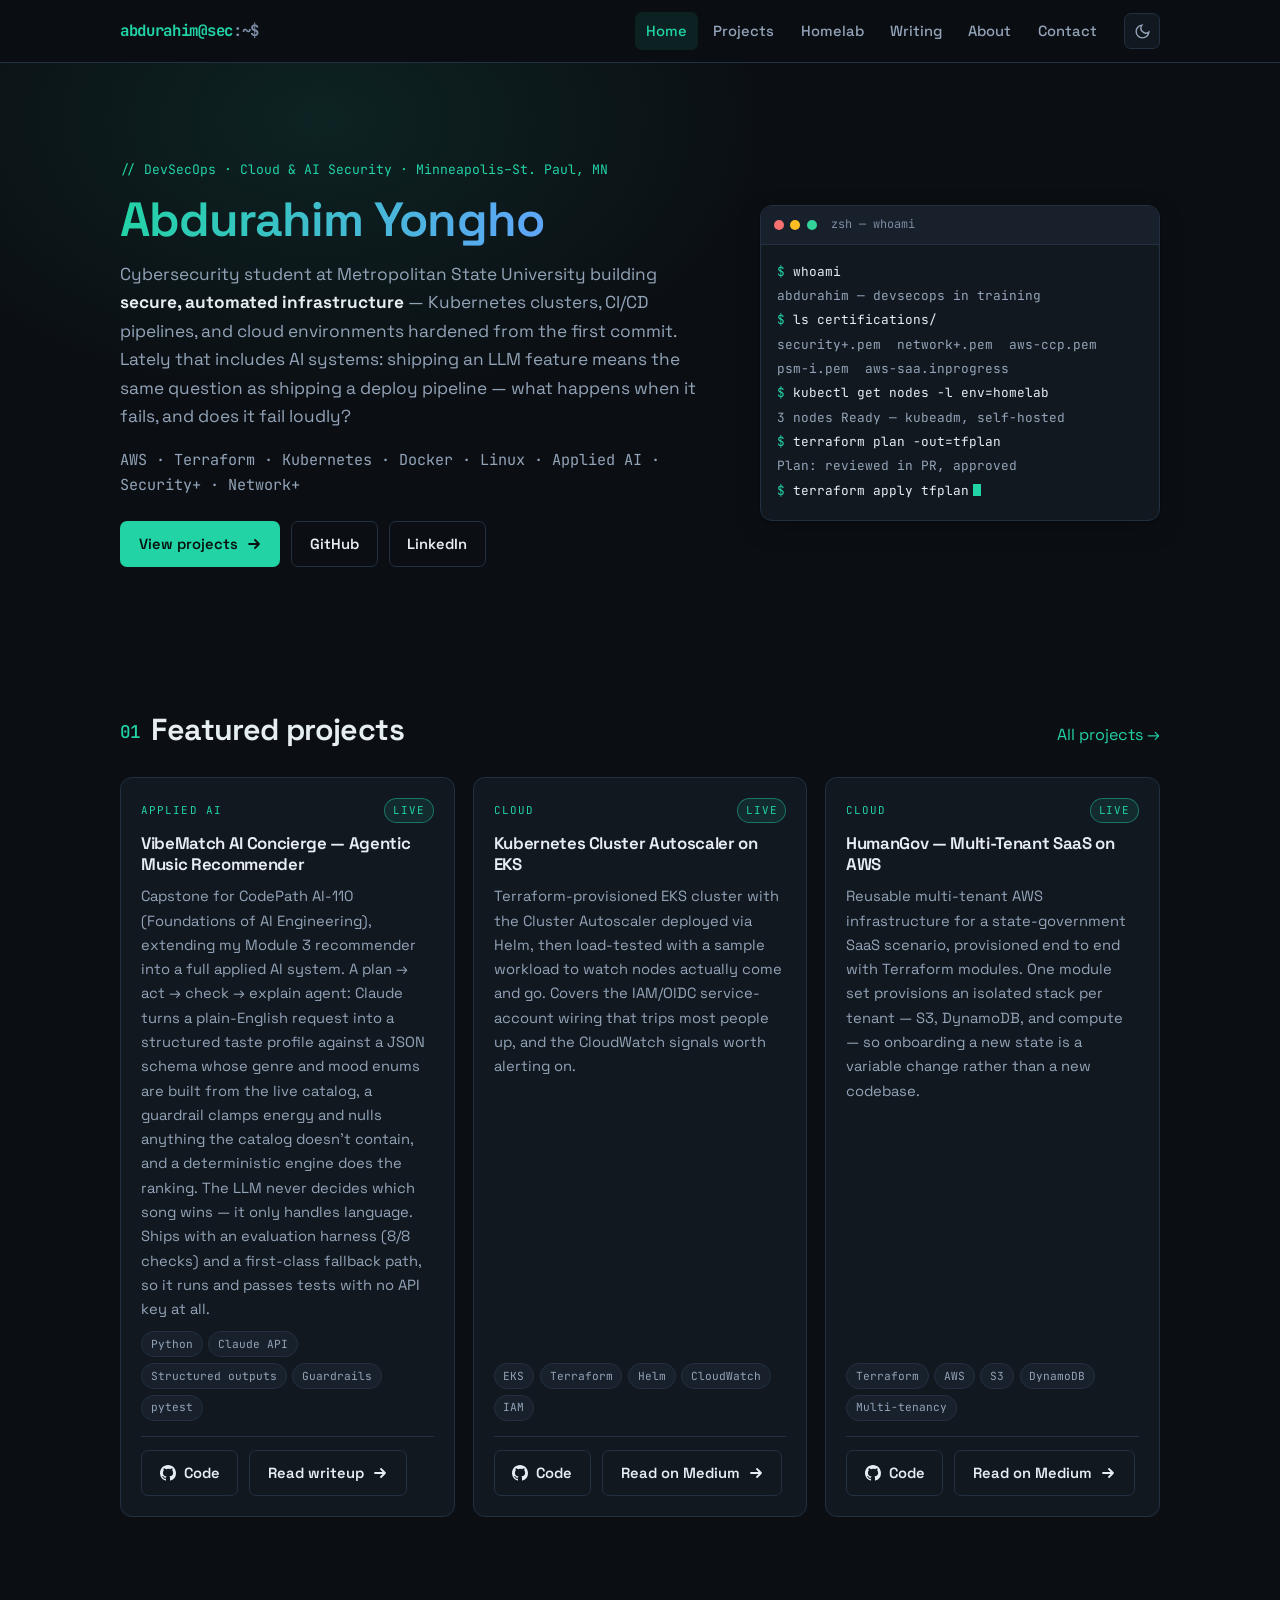
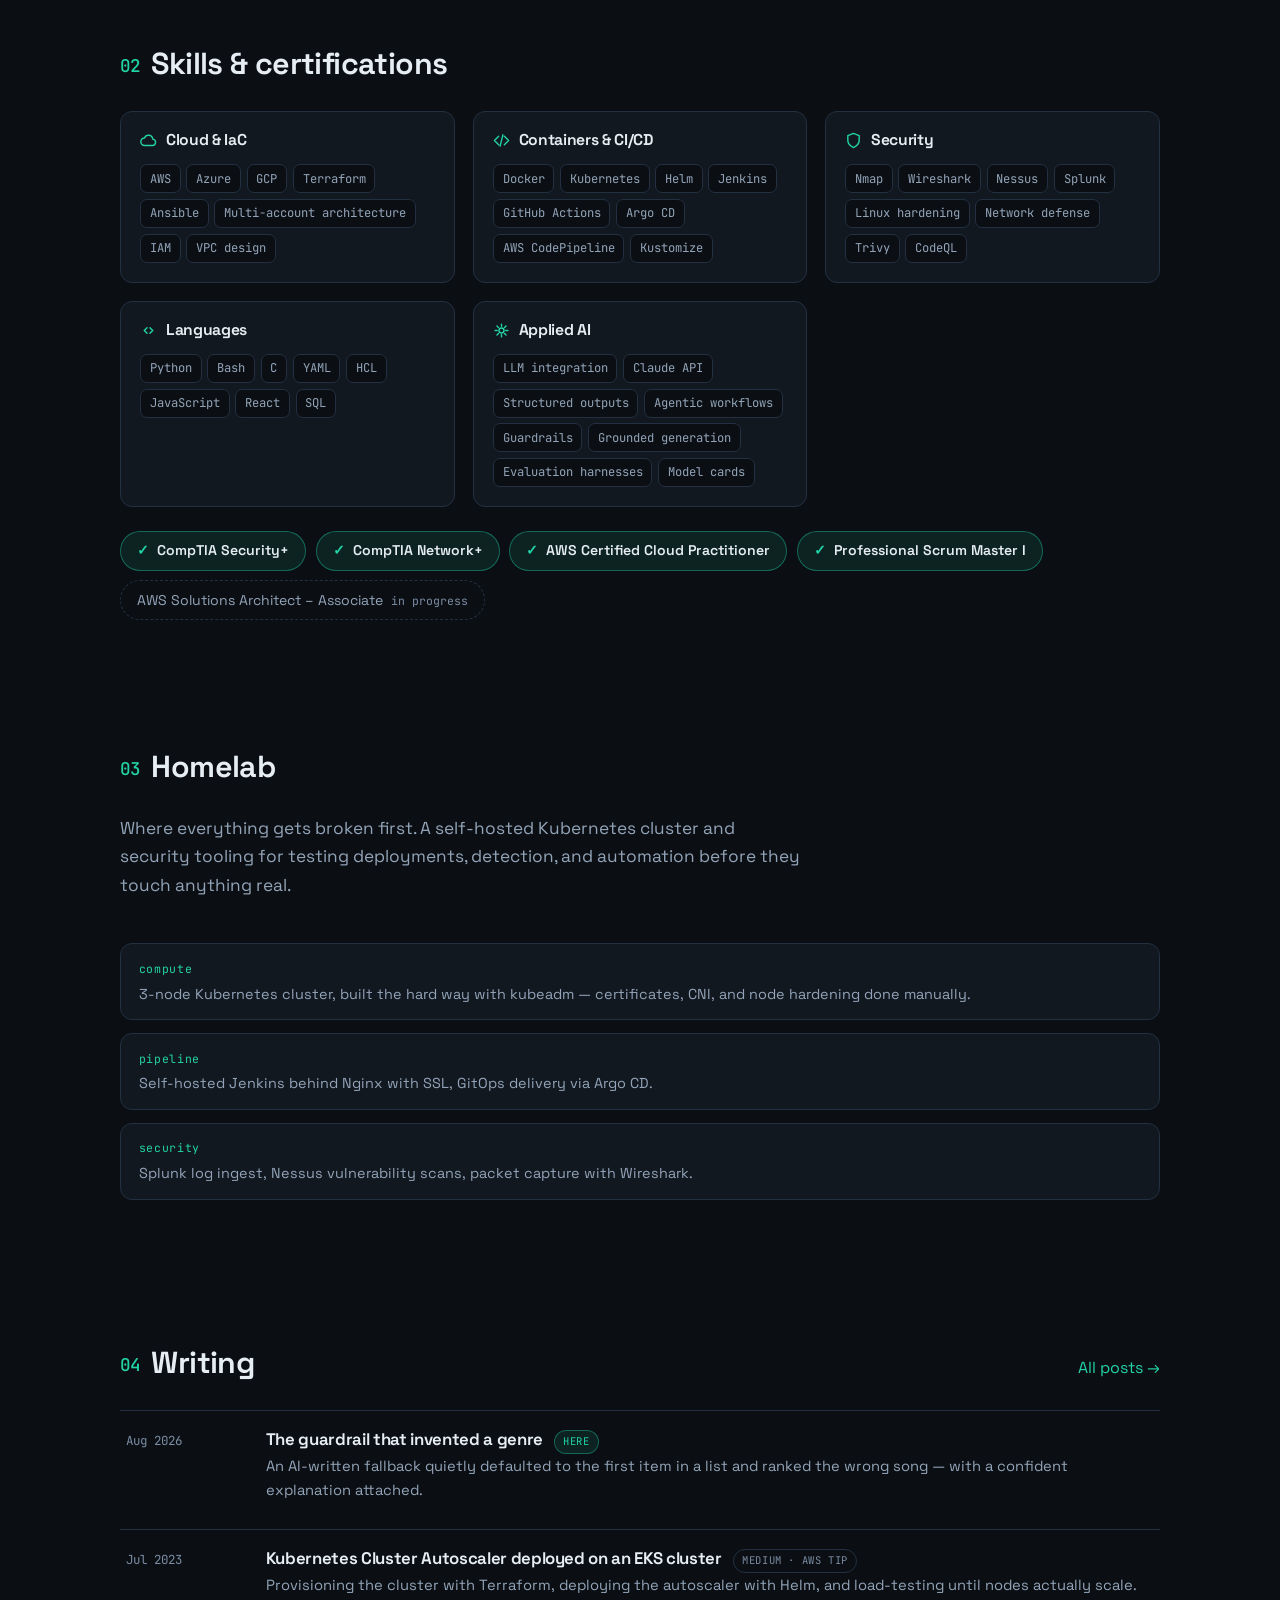
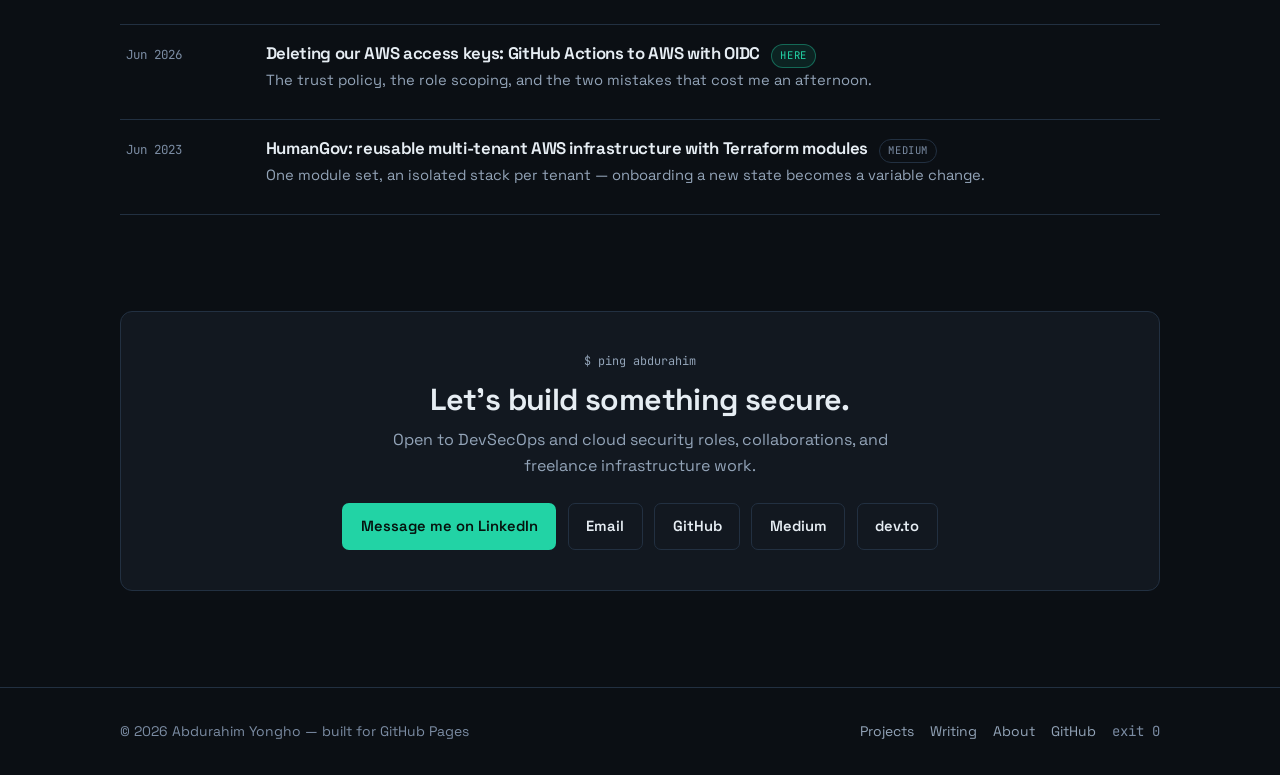
<file: index.html>
<!DOCTYPE html>
<html lang="en" data-theme="dark">
<head>
<meta charset="utf-8">
<meta name="viewport" content="width=device-width, initial-scale=1">

<title>Abdurahim Yongho — DevSecOps &amp; Cloud Security</title>
<meta name="description" content="Cybersecurity and IT support specialist building secure, automated infrastructure — Kubernetes, Terraform, CI/CD pipelines, and guarded LLM systems. Minneapolis–St. Paul, MN.">
<link rel="canonical" href="https://abdurahim50.github.io/">

<meta property="og:type" content="website">
<meta property="og:title" content="Abdurahim Yongho — DevSecOps & Cloud Security">
<meta property="og:description" content="Secure, automated infrastructure: Kubernetes, Terraform, and CI/CD pipelines hardened from the first commit.">
<meta property="og:url" content="https://abdurahim50.github.io/">
<meta property="og:image" content="https://abdurahim50.github.io/assets/img/og-card.png">
<meta name="twitter:card" content="summary_large_image">

<link rel="icon" href="assets/img/favicon.svg" type="image/svg+xml">
<!-- Fonts: delete these two tags to fall back to system fonts -->
<link rel="preconnect" href="https://fonts.googleapis.com">
<link rel="preconnect" href="https://fonts.gstatic.com" crossorigin>
<link href="https://fonts.googleapis.com/css2?family=Space+Grotesk:wght@400;500;600;700&family=JetBrains+Mono:wght@400;500;600&display=swap" rel="stylesheet">
<link rel="stylesheet" href="assets/css/style.css">

<!-- Dark by default. Applies the visitor's saved choice before first paint
     so the page never flashes the wrong theme. -->
<script>
(function(){var d=document.documentElement;try{d.setAttribute('data-theme',localStorage.getItem('theme')==='light'?'light':'dark');}catch(e){d.setAttribute('data-theme','dark');}})();
</script>
</head>
<body>
<a class="skip-link" href="#main">Skip to content</a>

<!-- ======================= HEADER =======================
     This nav block is repeated in every page. If you change a link here,
     update projects.html, writeups.html, about.html, 404.html and the files
     in writeups/ too (those use ../ paths).
     ====================================================== -->
<header class="site-header">
  <nav class="wrap nav" aria-label="Main">
    <a class="nav__brand" href="index.html"><span class="user">abdurahim@sec</span><span class="path">:~$</span></a>

    <ul class="nav__links" id="nav-links">
      <li><a href="index.html" aria-current="page">Home</a></li>
      <li><a href="projects.html">Projects</a></li>
      <li><a href="index.html#homelab">Homelab</a></li>
      <li><a href="writeups.html">Writing</a></li>
      <li><a href="about.html">About</a></li>
      <li><a href="about.html#contact">Contact</a></li>
    </ul>

    <div class="nav__actions">
      <button class="icon-btn" data-theme-toggle type="button" aria-label="Toggle theme">
        <svg viewBox="0 0 24 24" fill="none" stroke="currentColor" stroke-width="2" stroke-linecap="round" aria-hidden="true"><path d="M21 12.8A9 9 0 1 1 11.2 3a7 7 0 0 0 9.8 9.8Z"/></svg>
      </button>
      <button class="icon-btn nav__toggle" data-nav-toggle type="button" aria-expanded="false" aria-controls="nav-links" aria-label="Toggle navigation">
        <svg viewBox="0 0 24 24" fill="none" stroke="currentColor" stroke-width="2" stroke-linecap="round" aria-hidden="true"><path d="M4 7h16M4 12h16M4 17h16"/></svg>
      </button>
    </div>
  </nav>
</header>

<main id="main">

  <!-- ======================= HERO ======================= -->
  <section class="hero">
    <div class="wrap hero__inner">
      <div>
        <p class="eyebrow" style="text-transform:none;letter-spacing:0;font-size:.82rem">
          // DevSecOps · Cloud &amp; AI Security · Minneapolis–St. Paul, MN
        </p>

        <h1><span class="grad">Abdurahim Yongho</span></h1>

        <p class="lede">
          Cybersecurity student at Metropolitan State University building
          <strong style="color:var(--text)">secure, automated infrastructure</strong> —
          Kubernetes clusters, CI/CD pipelines, and cloud environments hardened from
          the first commit. Lately that includes AI systems: shipping an LLM feature
          means the same question as shipping a deploy pipeline — what happens when it
          fails, and does it fail loudly?
        </p>

        <p class="hero__role">AWS · Terraform · Kubernetes · Docker · Linux · Applied AI · Security+ · Network+</p>

        <div class="btn-row">
          <a class="btn btn--primary" href="projects.html">
            View projects
            <svg viewBox="0 0 16 16" fill="none" stroke="currentColor" stroke-width="1.8" stroke-linecap="round" stroke-linejoin="round" aria-hidden="true"><path d="M3 8h10M9 4l4 4-4 4"/></svg>
          </a>
          <a class="btn btn--ghost" href="https://github.com/abdurahim50" rel="noopener">GitHub</a>
          <a class="btn btn--ghost" href="https://www.linkedin.com/in/abdurahim-yongho/" rel="noopener">LinkedIn</a>
        </div>
      </div>

      <!-- Decorative terminal card. Edit the lines freely, or delete the whole aside. -->
      <aside class="terminal" aria-hidden="true">
        <div class="terminal__bar">
          <span class="r"></span><span class="y"></span><span class="g"></span>
          <span class="title">zsh — whoami</span>
        </div>
        <div class="terminal__body">
          <div><span class="p">$</span> <span class="c">whoami</span></div>
          <div class="o">abdurahim — devsecops in training</div>
          <div><span class="p">$</span> <span class="c">ls certifications/</span></div>
          <div class="o">security+.pem&nbsp; network+.pem&nbsp; aws-ccp.pem&nbsp; psm-i.pem&nbsp; aws-saa.inprogress</div>
          <div><span class="p">$</span> <span class="c">kubectl get nodes -l env=homelab</span></div>
          <div class="o">3 nodes Ready — kubeadm, self-hosted</div>
          <div><span class="p">$</span> <span class="c">terraform plan -out=tfplan</span></div>
          <div class="o">Plan: reviewed in PR, approved</div>
          <div><span class="p">$</span> <span class="c">terraform apply tfplan</span><span class="cursor"></span></div>
        </div>
      </aside>
    </div>
  </section>

  <!-- ======================= FEATURED PROJECTS ======================= -->
  <section class="section">
    <div class="wrap">
      <div class="section-head">
        <h2><span class="num">01</span>Featured projects</h2>
        <a href="projects.html">All projects &rarr;</a>
      </div>

      <!-- Populated from assets/js/projects.js — edit that file, not this markup -->
      <div class="grid grid--3" id="featured-projects"></div>
      <noscript>
        <p class="lede">Enable JavaScript to see the project list, or browse
        <a href="https://github.com/abdurahim50?tab=repositories">my repositories on GitHub</a>.</p>
      </noscript>
    </div>
  </section>

  <!-- ======================= SKILLS & CERTS ======================= -->
  <section class="section section--tight">
    <div class="wrap">
      <div class="section-head">
        <h2><span class="num">02</span>Skills &amp; certifications</h2>
      </div>

      <div class="grid grid--2">
        <div class="skill-group">
          <h3>
            <svg viewBox="0 0 24 24" fill="none" stroke="currentColor" stroke-width="2" stroke-linecap="round" stroke-linejoin="round" aria-hidden="true"><path d="M17.5 19a4.5 4.5 0 0 0 .5-8.97 6 6 0 0 0-11.6-1.6A4 4 0 0 0 6.5 19Z"/></svg>
            Cloud &amp; IaC
          </h3>
          <ul>
            <li>AWS</li><li>Azure</li><li>GCP</li><li>Terraform</li><li>Ansible</li>
            <li>Multi-account architecture</li><li>IAM</li><li>VPC design</li>
          </ul>
        </div>

        <div class="skill-group">
          <h3>
            <svg viewBox="0 0 24 24" fill="none" stroke="currentColor" stroke-width="2" stroke-linecap="round" stroke-linejoin="round" aria-hidden="true"><path d="m8 6-6 6 6 6M16 6l6 6-6 6M14 4l-4 16"/></svg>
            Containers &amp; CI/CD
          </h3>
          <ul>
            <li>Docker</li><li>Kubernetes</li><li>Helm</li><li>Jenkins</li>
            <li>GitHub Actions</li><li>Argo CD</li><li>AWS CodePipeline</li><li>Kustomize</li>
          </ul>
        </div>

        <div class="skill-group">
          <h3>
            <svg viewBox="0 0 24 24" fill="none" stroke="currentColor" stroke-width="2" stroke-linecap="round" stroke-linejoin="round" aria-hidden="true"><path d="M12 22s8-4 8-10V5l-8-3-8 3v7c0 6 8 10 8 10Z"/></svg>
            Security
          </h3>
          <ul>
            <li>Nmap</li><li>Wireshark</li><li>Nessus</li><li>Splunk</li>
            <li>Linux hardening</li><li>Network defense</li><li>Trivy</li><li>CodeQL</li>
          </ul>
        </div>

        <div class="skill-group">
          <h3>
            <svg viewBox="0 0 24 24" fill="none" stroke="currentColor" stroke-width="2" stroke-linecap="round" stroke-linejoin="round" aria-hidden="true"><path d="m10 8-4 4 4 4M14 8l4 4-4 4"/></svg>
            Languages
          </h3>
          <ul>
            <li>Python</li><li>Bash</li><li>C</li><li>YAML</li><li>HCL</li>
            <li>JavaScript</li><li>React</li><li>SQL</li>
          </ul>
        </div>

        <div class="skill-group">
          <h3>
            <svg viewBox="0 0 24 24" fill="none" stroke="currentColor" stroke-width="2" stroke-linecap="round" stroke-linejoin="round" aria-hidden="true"><path d="M12 3v3M12 18v3M3 12h3M18 12h3M5.6 5.6l2.1 2.1M16.3 16.3l2.1 2.1M18.4 5.6l-2.1 2.1M7.7 16.3l-2.1 2.1"/><circle cx="12" cy="12" r="3.5"/></svg>
            Applied AI
          </h3>
          <ul>
            <li>LLM integration</li><li>Claude API</li><li>Structured outputs</li>
            <li>Agentic workflows</li><li>Guardrails</li><li>Grounded generation</li>
            <li>Evaluation harnesses</li><li>Model cards</li>
          </ul>
        </div>
      </div>

      <!-- Certifications. .earned gets a tick, .pending gets a dashed border. -->
      <ul class="certs" style="margin-top:1.5rem">
        <li class="earned"><strong>CompTIA Security+</strong></li>
        <li class="earned"><strong>CompTIA Network+</strong></li>
        <li class="earned"><strong>AWS Certified Cloud Practitioner</strong></li>
        <li class="earned"><strong>Professional Scrum Master I</strong></li>
        <li class="pending">AWS Solutions Architect – Associate <span class="yr">in progress</span></li>
      </ul>
    </div>
  </section>

  <!-- ======================= HOMELAB ======================= -->
  <section class="section" id="homelab">
    <div class="wrap">
      <div class="section-head">
        <h2><span class="num">03</span>Homelab</h2>
      </div>
      <p class="lede" style="margin-bottom:1.75rem">
        Where everything gets broken first. A self-hosted Kubernetes cluster and
        security tooling for testing deployments, detection, and automation before
        they touch anything real.
      </p>

      <div class="homelab homelab--no-diagram">
        <!-- TODO: add assets/img/homelab.png as a .homelab__diagram block and drop the --no-diagram modifier -->

        <dl class="homelab__specs">
          <div class="homelab__spec">
            <dt>compute</dt>
            <dd>3-node Kubernetes cluster, built the hard way with kubeadm — certificates,
                CNI, and node hardening done manually.</dd>
          </div>
          <div class="homelab__spec">
            <dt>pipeline</dt>
            <dd>Self-hosted Jenkins behind Nginx with SSL, GitOps delivery via Argo CD.</dd>
          </div>
          <div class="homelab__spec">
            <dt>security</dt>
            <dd>Splunk log ingest, Nessus vulnerability scans, packet capture with Wireshark.</dd>
          </div>
        </dl>
      </div>
    </div>
  </section>

  <!-- ======================= WRITING ======================= -->
  <section class="section section--tight">
    <div class="wrap">
      <div class="section-head">
        <h2><span class="num">04</span>Writing</h2>
        <a href="writeups.html">All posts &rarr;</a>
      </div>

      <ul class="post-list">
        <li>
          <a class="post-link" href="writeups/the-guardrail-that-invented-a-genre.html">
            <time datetime="2026-08-03">Aug 2026</time>
            <div>
              <div class="title-row">
                <h3>The guardrail that invented a genre</h3>
                <span class="src src--here">Here</span>
              </div>
              <p>An AI-written fallback quietly defaulted to the first item in a list
                 and ranked the wrong song — with a confident explanation attached.</p>
            </div>
          </a>
        </li>
        <li>
          <a class="post-link" href="https://yonghoabdurahim.medium.com/kubernetes-cluster-autoscaler-deployed-on-eks-cluster-4b3a1c2791e5" rel="noopener">
            <time datetime="2023-07-01">Jul 2023</time>
            <div>
              <div class="title-row">
                <h3>Kubernetes Cluster Autoscaler deployed on an EKS cluster</h3>
                <span class="src">Medium · AWS Tip</span>
              </div>
              <p>Provisioning the cluster with Terraform, deploying the autoscaler with
                 Helm, and load-testing until nodes actually scale.</p>
            </div>
          </a>
        </li>
        <li>
          <a class="post-link" href="writeups/oidc-github-actions-aws.html">
            <time datetime="2026-06-14">Jun 2026</time>
            <div>
              <div class="title-row">
                <h3>Deleting our AWS access keys: GitHub Actions to AWS with OIDC</h3>
                <span class="src src--here">Here</span>
              </div>
              <p>The trust policy, the role scoping, and the two mistakes that cost me
                 an afternoon.</p>
            </div>
          </a>
        </li>
        <li>
          <a class="post-link" href="https://yonghoabdurahim.medium.com/humangov-deployment-of-a-reusable-saas-multi-tenant-aws-infrastructure-using-terraform-modules-722de6698760" rel="noopener">
            <time datetime="2023-06-01">Jun 2023</time>
            <div>
              <div class="title-row">
                <h3>HumanGov: reusable multi-tenant AWS infrastructure with Terraform modules</h3>
                <span class="src">Medium</span>
              </div>
              <p>One module set, an isolated stack per tenant — onboarding a new state
                 becomes a variable change.</p>
            </div>
          </a>
        </li>
      </ul>
    </div>
  </section>

  <!-- ======================= CTA ======================= -->
  <section class="section section--tight">
    <div class="wrap">
      <div class="cta">
        <p class="eyebrow" style="text-transform:none;letter-spacing:0">$ ping abdurahim</p>
        <h2>Let's build something secure.</h2>
        <p>Open to DevSecOps and cloud security roles, collaborations, and freelance
           infrastructure work.</p>
        <div class="btn-row">
          <a class="btn btn--primary" href="https://www.linkedin.com/in/abdurahim-yongho/" rel="noopener">Message me on LinkedIn</a>
          <a class="btn btn--ghost" href="mailto:yonghoabdurahim@gmail.com">Email</a>
          <a class="btn btn--ghost" href="https://github.com/abdurahim50" rel="noopener">GitHub</a>
          <a class="btn btn--ghost" href="https://yonghoabdurahim.medium.com/" rel="noopener">Medium</a>
          <a class="btn btn--ghost" href="https://dev.to/abdurahim50" rel="noopener">dev.to</a>
        </div>
      </div>
    </div>
  </section>

</main>

<!-- ======================= FOOTER ======================= -->
<footer class="site-footer">
  <div class="wrap">
    <p style="margin:0">&copy; <span data-year>2026</span> Abdurahim Yongho — built for GitHub Pages</p>
    <nav aria-label="Footer">
      <a href="projects.html">Projects</a>
      <a href="writeups.html">Writing</a>
      <a href="about.html">About</a>
      <a href="https://github.com/abdurahim50" rel="noopener">GitHub</a>
      <span style="font-family:var(--font-mono)">exit 0</span>
    </nav>
  </div>
</footer>

<script src="assets/js/projects.js"></script>
<script src="assets/js/main.js"></script>
</body>
</html>
</file>
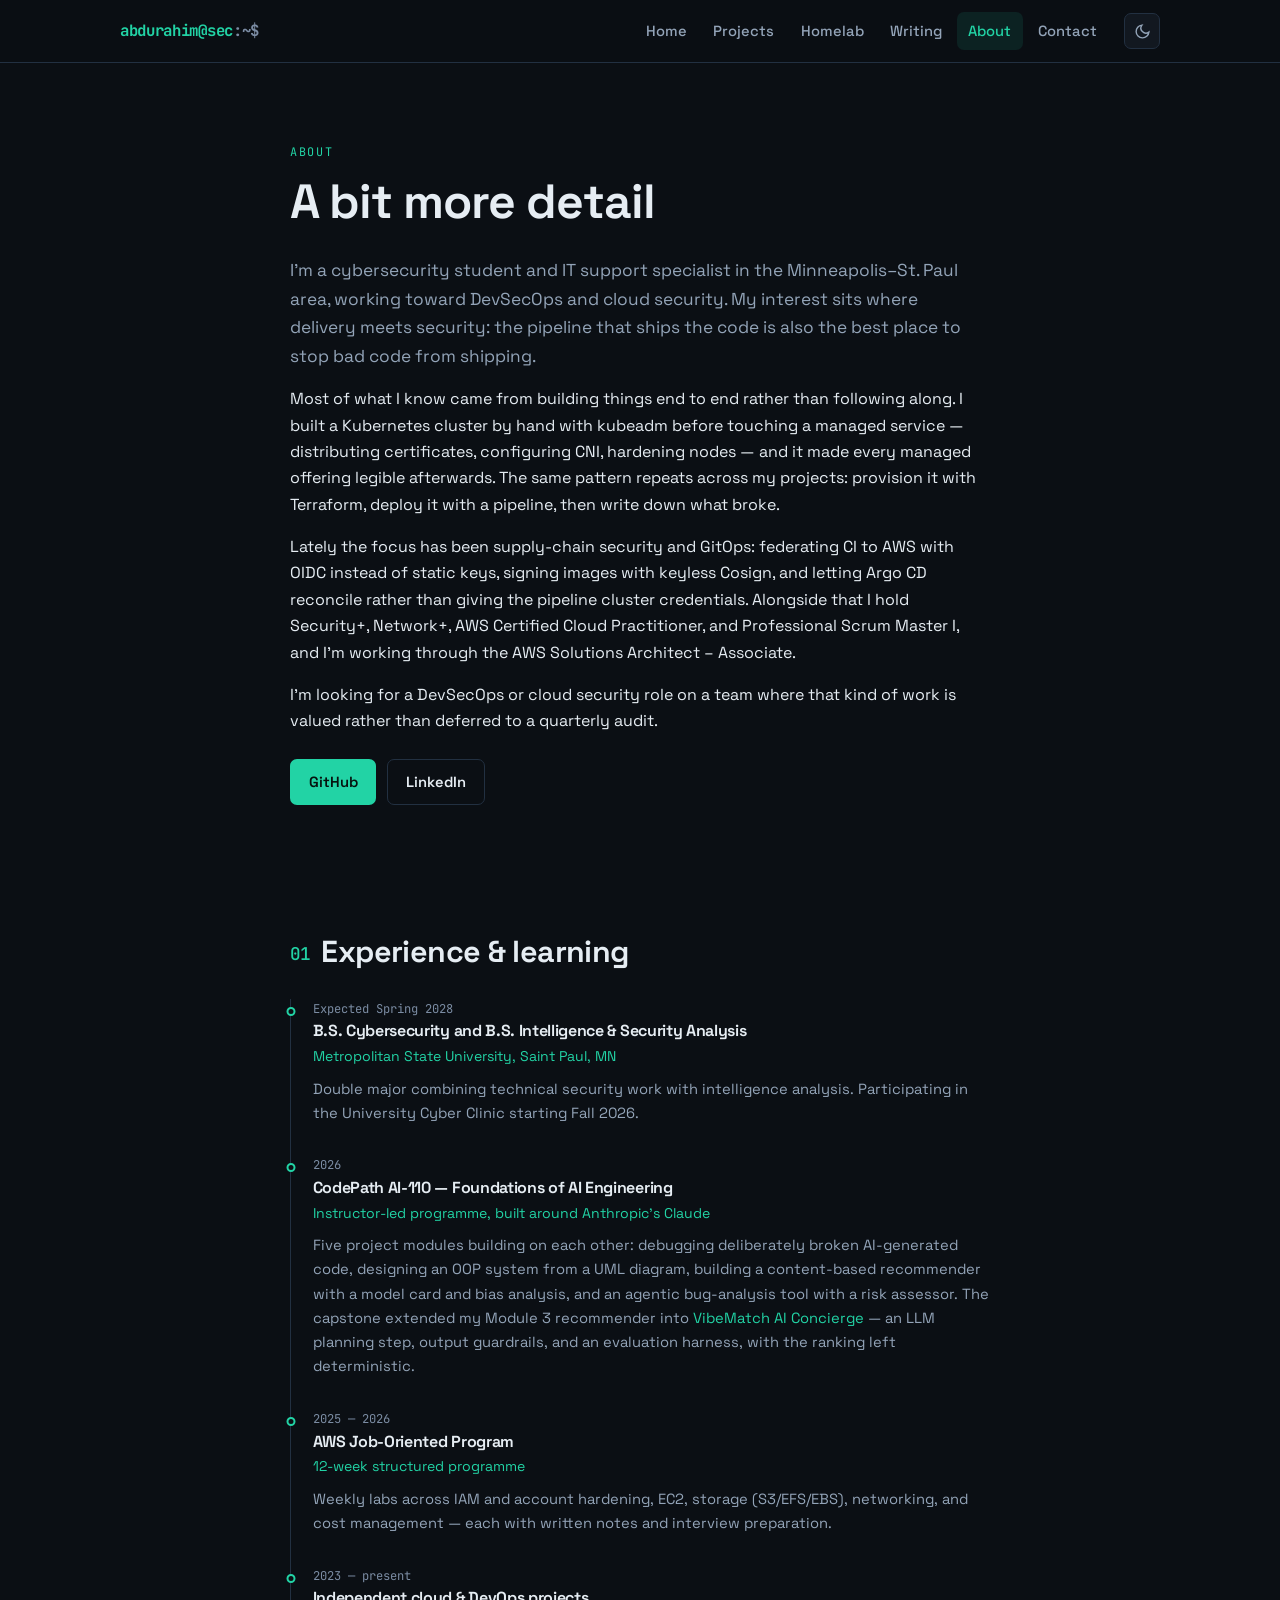
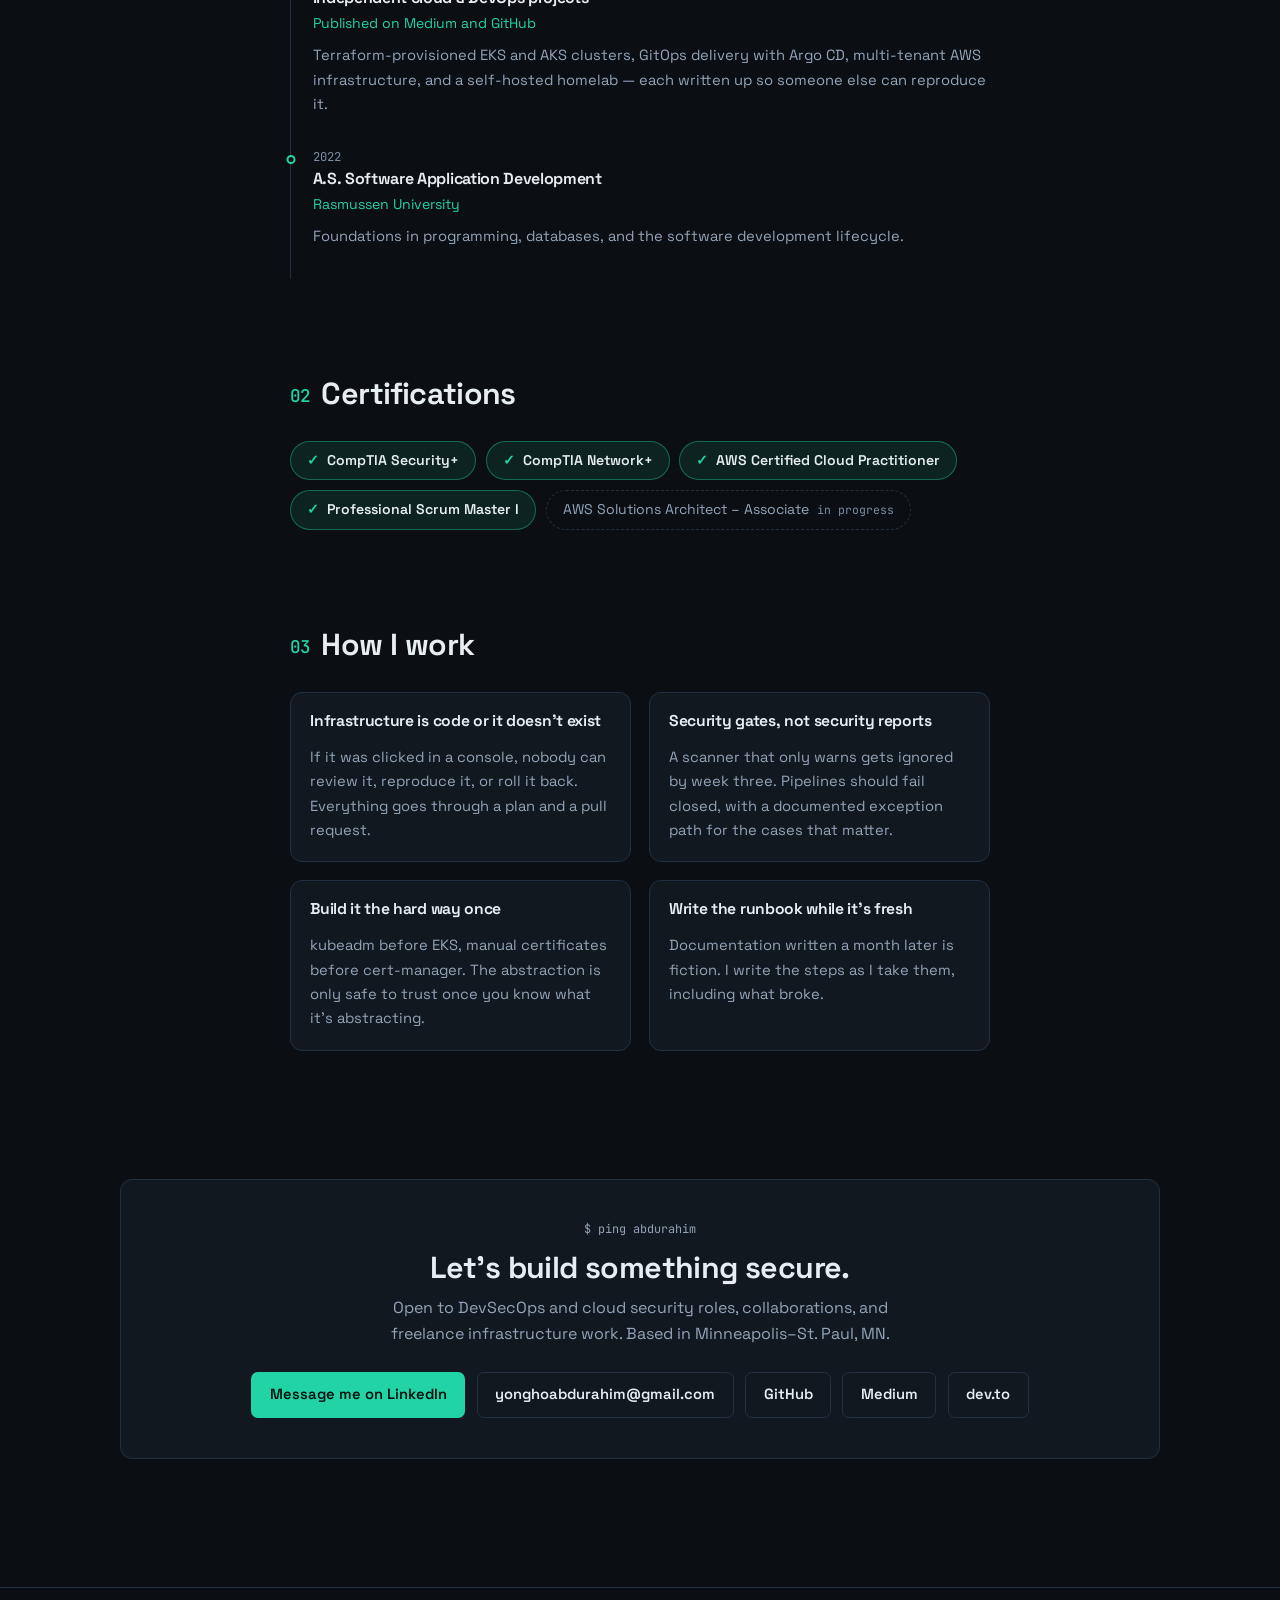
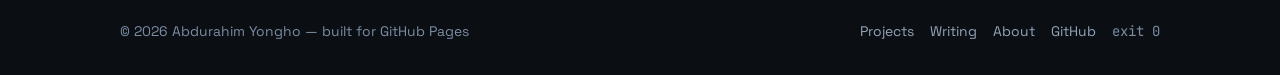
<file: about.html>
<!DOCTYPE html>
<html lang="en" data-theme="dark">
<head>
<meta charset="utf-8">
<meta name="viewport" content="width=device-width, initial-scale=1">
<title>About — Abdurahim Yongho</title>
<meta name="description" content="Cybersecurity and IT support specialist in Minneapolis–St. Paul building secure, automated cloud infrastructure. Background, certifications, and contact.">
<link rel="canonical" href="https://abdurahim50.github.io/about.html">
<link rel="icon" href="assets/img/favicon.svg" type="image/svg+xml">
<link rel="preconnect" href="https://fonts.googleapis.com">
<link rel="preconnect" href="https://fonts.gstatic.com" crossorigin>
<link href="https://fonts.googleapis.com/css2?family=Space+Grotesk:wght@400;500;600;700&family=JetBrains+Mono:wght@400;500;600&display=swap" rel="stylesheet">
<link rel="stylesheet" href="assets/css/style.css">
<script>
(function(){var d=document.documentElement;try{d.setAttribute('data-theme',localStorage.getItem('theme')==='light'?'light':'dark');}catch(e){d.setAttribute('data-theme','dark');}})();
</script>
</head>
<body>
<a class="skip-link" href="#main">Skip to content</a>

<header class="site-header">
  <nav class="wrap nav" aria-label="Main">
    <a class="nav__brand" href="index.html"><span class="user">abdurahim@sec</span><span class="path">:~$</span></a>
    <ul class="nav__links" id="nav-links">
      <li><a href="index.html">Home</a></li>
      <li><a href="projects.html">Projects</a></li>
      <li><a href="index.html#homelab">Homelab</a></li>
      <li><a href="writeups.html">Writing</a></li>
      <li><a href="about.html" aria-current="page">About</a></li>
      <li><a href="about.html#contact">Contact</a></li>
    </ul>
    <div class="nav__actions">
      <button class="icon-btn" data-theme-toggle type="button" aria-label="Toggle theme">
        <svg viewBox="0 0 24 24" fill="none" stroke="currentColor" stroke-width="2" stroke-linecap="round" aria-hidden="true"><path d="M21 12.8A9 9 0 1 1 11.2 3a7 7 0 0 0 9.8 9.8Z"/></svg>
      </button>
      <button class="icon-btn nav__toggle" data-nav-toggle type="button" aria-expanded="false" aria-controls="nav-links" aria-label="Toggle navigation">
        <svg viewBox="0 0 24 24" fill="none" stroke="currentColor" stroke-width="2" stroke-linecap="round" aria-hidden="true"><path d="M4 7h16M4 12h16M4 17h16"/></svg>
      </button>
    </div>
  </nav>
</header>

<main id="main">

  <!-- ======================= BIO ======================= -->
  <section class="section">
    <div class="wrap" style="max-width:74ch">
      <p class="eyebrow">About</p>
      <h1>A bit more detail</h1>

      <!-- EDIT: this is your bio. Three or four short paragraphs is right —
           who you are, what you're good at, what you're looking for. -->
      <p class="lede">
        I'm a cybersecurity student and IT support specialist in the Minneapolis–St. Paul
        area, working toward DevSecOps and cloud security. My interest sits where delivery
        meets security: the pipeline that ships the code is also the best place to stop bad
        code from shipping.
      </p>

      <p>
        Most of what I know came from building things end to end rather than following
        along. I built a Kubernetes cluster by hand with kubeadm before touching a managed
        service — distributing certificates, configuring CNI, hardening nodes — and it made
        every managed offering legible afterwards. The same pattern repeats across my
        projects: provision it with Terraform, deploy it with a pipeline, then write down
        what broke.
      </p>

      <p>
        Lately the focus has been supply-chain security and GitOps: federating CI to AWS
        with OIDC instead of static keys, signing images with keyless Cosign, and letting
        Argo CD reconcile rather than giving the pipeline cluster credentials. Alongside
        that I hold Security+, Network+, AWS Certified Cloud Practitioner, and
        Professional Scrum Master I, and I'm working through the AWS Solutions
        Architect – Associate.
      </p>

      <p>
        I'm looking for a DevSecOps or cloud security role on a team where that kind of
        work is valued rather than deferred to a quarterly audit.
      </p>

      <div class="btn-row">
        <a class="btn btn--primary" href="https://github.com/abdurahim50" rel="noopener">GitHub</a>
        <a class="btn btn--ghost" href="https://www.linkedin.com/in/abdurahim-yongho/" rel="noopener">LinkedIn</a>
      </div>
    </div>
  </section>

  <!-- ======================= EXPERIENCE ======================= -->
  <section class="section section--tight">
    <div class="wrap" style="max-width:74ch">
      <div class="section-head">
        <h2><span class="num">01</span>Experience &amp; learning</h2>
      </div>

      <ul class="timeline">
        <li>
          <span class="when">Expected Spring 2028</span>
          <h3>B.S. Cybersecurity and B.S. Intelligence &amp; Security Analysis</h3>
          <span class="where">Metropolitan State University, Saint Paul, MN</span>
          <p>Double major combining technical security work with intelligence analysis.
             Participating in the University Cyber Clinic starting Fall 2026.</p>
        </li>
        <li>
          <span class="when">2026</span>
          <h3>CodePath AI-110 — Foundations of AI Engineering</h3>
          <span class="where">Instructor-led programme, built around Anthropic's Claude</span>
          <p>Five project modules building on each other: debugging deliberately broken
             AI-generated code, designing an OOP system from a UML diagram, building a
             content-based recommender with a model card and bias analysis, and an agentic
             bug-analysis tool with a risk assessor. The capstone extended my Module 3
             recommender into
             <a href="projects.html?filter=ai">VibeMatch AI Concierge</a> — an LLM planning
             step, output guardrails, and an evaluation harness, with the ranking left
             deterministic.</p>
        </li>
        <li>
          <span class="when">2025 — 2026</span>
          <h3>AWS Job-Oriented Program</h3>
          <span class="where">12-week structured programme</span>
          <p>Weekly labs across IAM and account hardening, EC2, storage (S3/EFS/EBS),
             networking, and cost management — each with written notes and interview
             preparation.</p>
        </li>
        <li>
          <span class="when">2023 — present</span>
          <h3>Independent cloud &amp; DevOps projects</h3>
          <span class="where">Published on Medium and GitHub</span>
          <p>Terraform-provisioned EKS and AKS clusters, GitOps delivery with Argo CD,
             multi-tenant AWS infrastructure, and a self-hosted homelab — each written
             up so someone else can reproduce it.</p>
        </li>
        <li>
          <span class="when">2022</span>
          <h3>A.S. Software Application Development</h3>
          <span class="where">Rasmussen University</span>
          <p>Foundations in programming, databases, and the software development
             lifecycle.</p>
        </li>
      </ul>
    </div>
  </section>

  <!-- ======================= CERTIFICATIONS ======================= -->
  <section class="section section--tight">
    <div class="wrap" style="max-width:74ch">
      <div class="section-head">
        <h2><span class="num">02</span>Certifications</h2>
      </div>
      <ul class="certs">
        <li class="earned"><strong>CompTIA Security+</strong></li>
        <li class="earned"><strong>CompTIA Network+</strong></li>
        <li class="earned"><strong>AWS Certified Cloud Practitioner</strong></li>
        <li class="earned"><strong>Professional Scrum Master I</strong></li>
        <li class="pending">AWS Solutions Architect – Associate <span class="yr">in progress</span></li>
      </ul>
    </div>
  </section>

  <!-- ======================= HOW I WORK ======================= -->
  <section class="section section--tight">
    <div class="wrap" style="max-width:74ch">
      <div class="section-head">
        <h2><span class="num">03</span>How I work</h2>
      </div>
      <div class="grid grid--2">
        <div class="skill-group">
          <h3>Infrastructure is code or it doesn't exist</h3>
          <p style="color:var(--text-muted);font-size:.92rem;margin:0">
            If it was clicked in a console, nobody can review it, reproduce it, or roll
            it back. Everything goes through a plan and a pull request.
          </p>
        </div>
        <div class="skill-group">
          <h3>Security gates, not security reports</h3>
          <p style="color:var(--text-muted);font-size:.92rem;margin:0">
            A scanner that only warns gets ignored by week three. Pipelines should fail
            closed, with a documented exception path for the cases that matter.
          </p>
        </div>
        <div class="skill-group">
          <h3>Build it the hard way once</h3>
          <p style="color:var(--text-muted);font-size:.92rem;margin:0">
            kubeadm before EKS, manual certificates before cert-manager. The abstraction
            is only safe to trust once you know what it's abstracting.
          </p>
        </div>
        <div class="skill-group">
          <h3>Write the runbook while it's fresh</h3>
          <p style="color:var(--text-muted);font-size:.92rem;margin:0">
            Documentation written a month later is fiction. I write the steps as I take
            them, including what broke.
          </p>
        </div>
      </div>
    </div>
  </section>

  <!-- ======================= CONTACT ======================= -->
  <section class="section" id="contact">
    <div class="wrap">
      <div class="cta">
        <p class="eyebrow" style="text-transform:none;letter-spacing:0">$ ping abdurahim</p>
        <h2>Let's build something secure.</h2>
        <p>Open to DevSecOps and cloud security roles, collaborations, and freelance
           infrastructure work. Based in Minneapolis–St. Paul, MN.</p>
        <div class="btn-row">
          <a class="btn btn--primary" href="https://www.linkedin.com/in/abdurahim-yongho/" rel="noopener">Message me on LinkedIn</a>
          <a class="btn btn--ghost" href="mailto:yonghoabdurahim@gmail.com">yonghoabdurahim@gmail.com</a>
          <a class="btn btn--ghost" href="https://github.com/abdurahim50" rel="noopener">GitHub</a>
          <a class="btn btn--ghost" href="https://yonghoabdurahim.medium.com/" rel="noopener">Medium</a>
          <a class="btn btn--ghost" href="https://dev.to/abdurahim50" rel="noopener">dev.to</a>
        </div>
      </div>
    </div>
  </section>

</main>

<footer class="site-footer">
  <div class="wrap">
    <p style="margin:0">&copy; <span data-year>2026</span> Abdurahim Yongho — built for GitHub Pages</p>
    <nav aria-label="Footer">
      <a href="projects.html">Projects</a>
      <a href="writeups.html">Writing</a>
      <a href="about.html">About</a>
      <a href="https://github.com/abdurahim50" rel="noopener">GitHub</a>
      <span style="font-family:var(--font-mono)">exit 0</span>
    </nav>
  </div>
</footer>

<script src="assets/js/main.js"></script>
</body>
</html>
</file>
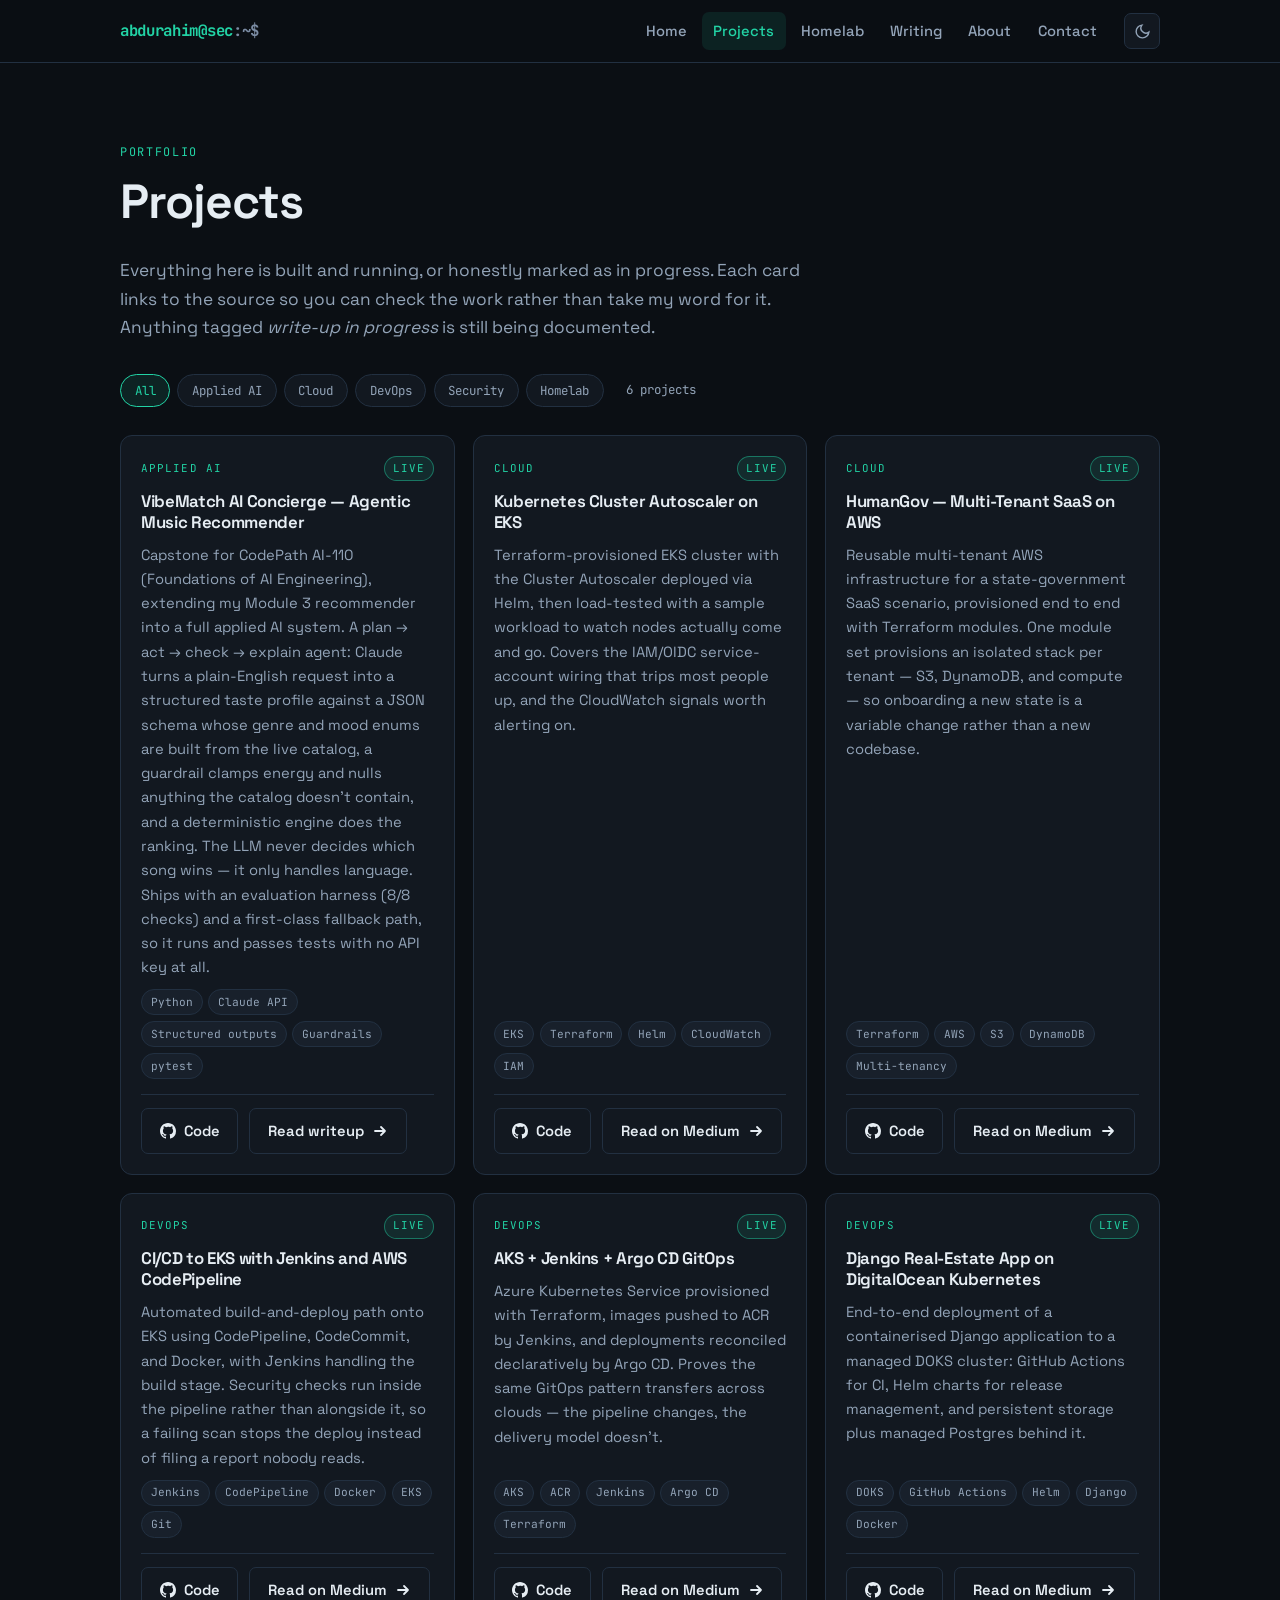
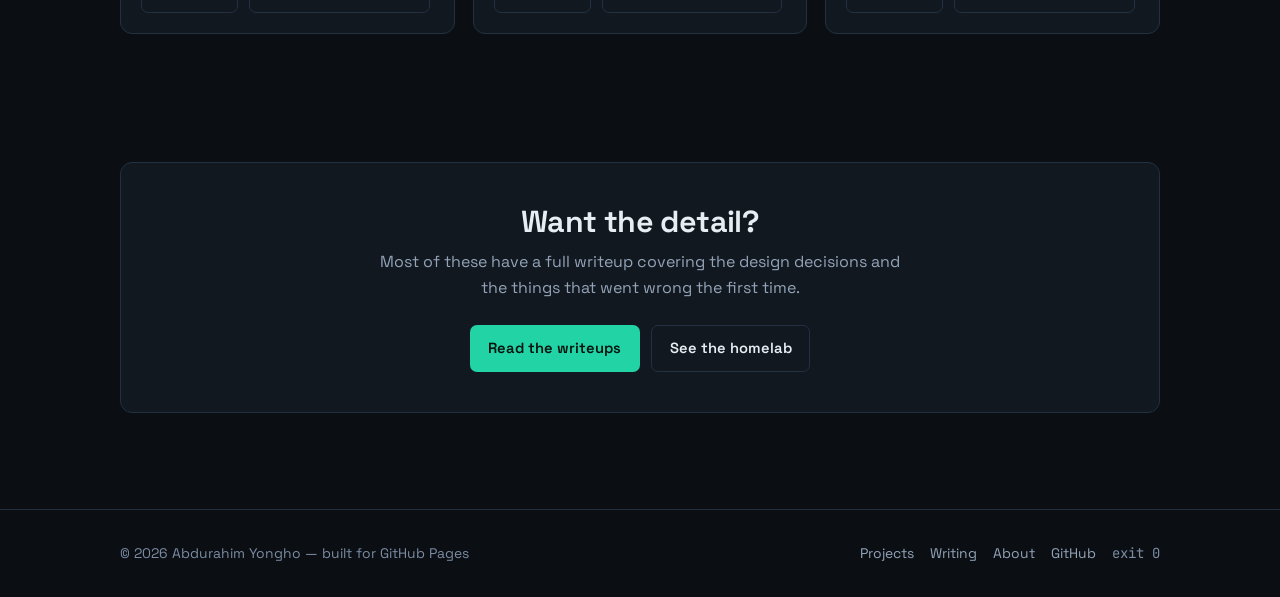
<file: projects.html>
<!DOCTYPE html>
<html lang="en" data-theme="dark">
<head>
<meta charset="utf-8">
<meta name="viewport" content="width=device-width, initial-scale=1">
<title>Projects — Abdurahim Yongho</title>
<meta name="description" content="Cloud, DevOps, security, and homelab projects: EKS autoscaling, multi-tenant AWS with Terraform, GitOps with Argo CD, and a kubeadm-built cluster.">
<link rel="canonical" href="https://abdurahim50.github.io/projects.html">
<link rel="icon" href="assets/img/favicon.svg" type="image/svg+xml">
<link rel="preconnect" href="https://fonts.googleapis.com">
<link rel="preconnect" href="https://fonts.gstatic.com" crossorigin>
<link href="https://fonts.googleapis.com/css2?family=Space+Grotesk:wght@400;500;600;700&family=JetBrains+Mono:wght@400;500;600&display=swap" rel="stylesheet">
<link rel="stylesheet" href="assets/css/style.css">
<script>
(function(){var d=document.documentElement;try{d.setAttribute('data-theme',localStorage.getItem('theme')==='light'?'light':'dark');}catch(e){d.setAttribute('data-theme','dark');}})();
</script>
</head>
<body>
<a class="skip-link" href="#main">Skip to content</a>

<header class="site-header">
  <nav class="wrap nav" aria-label="Main">
    <a class="nav__brand" href="index.html"><span class="user">abdurahim@sec</span><span class="path">:~$</span></a>
    <ul class="nav__links" id="nav-links">
      <li><a href="index.html">Home</a></li>
      <li><a href="projects.html" aria-current="page">Projects</a></li>
      <li><a href="index.html#homelab">Homelab</a></li>
      <li><a href="writeups.html">Writing</a></li>
      <li><a href="about.html">About</a></li>
      <li><a href="about.html#contact">Contact</a></li>
    </ul>
    <div class="nav__actions">
      <button class="icon-btn" data-theme-toggle type="button" aria-label="Toggle theme">
        <svg viewBox="0 0 24 24" fill="none" stroke="currentColor" stroke-width="2" stroke-linecap="round" aria-hidden="true"><path d="M21 12.8A9 9 0 1 1 11.2 3a7 7 0 0 0 9.8 9.8Z"/></svg>
      </button>
      <button class="icon-btn nav__toggle" data-nav-toggle type="button" aria-expanded="false" aria-controls="nav-links" aria-label="Toggle navigation">
        <svg viewBox="0 0 24 24" fill="none" stroke="currentColor" stroke-width="2" stroke-linecap="round" aria-hidden="true"><path d="M4 7h16M4 12h16M4 17h16"/></svg>
      </button>
    </div>
  </nav>
</header>

<main id="main">
  <section class="section">
    <div class="wrap">
      <p class="eyebrow">Portfolio</p>
      <h1>Projects</h1>
      <p class="lede">
        Everything here is built and running, or honestly marked as in progress. Each
        card links to the source so you can check the work rather than take my word
        for it. Anything tagged <em>write-up in progress</em> is still being
        documented.
      </p>

      <!-- Filters. If you add a new category to projects.js, add a button here too. -->
      <div class="filters" role="group" aria-label="Filter projects by category" style="margin-top:2rem">
        <button class="filter" type="button" data-filter="all" aria-pressed="true">All</button>
        <button class="filter" type="button" data-filter="ai" aria-pressed="false">Applied AI</button>
        <button class="filter" type="button" data-filter="cloud" aria-pressed="false">Cloud</button>
        <button class="filter" type="button" data-filter="devops" aria-pressed="false">DevOps</button>
        <button class="filter" type="button" data-filter="security" aria-pressed="false">Security</button>
        <button class="filter" type="button" data-filter="homelab" aria-pressed="false">Homelab</button>
        <span class="filter" id="project-count" style="border-color:transparent;background:none;cursor:default" aria-live="polite"></span>
      </div>

      <div class="grid grid--2" id="project-grid"></div>
      <p class="empty-state" id="project-empty" hidden>No projects in this category yet.</p>

      <noscript>
        <p class="lede">This page renders projects with JavaScript. Browse
        <a href="https://github.com/abdurahim50?tab=repositories">my GitHub repositories</a> instead.</p>
      </noscript>
    </div>
  </section>

  <section class="section section--tight">
    <div class="wrap">
      <div class="cta">
        <h2>Want the detail?</h2>
        <p>Most of these have a full writeup covering the design decisions and the
           things that went wrong the first time.</p>
        <div class="btn-row">
          <a class="btn btn--primary" href="writeups.html">Read the writeups</a>
          <a class="btn btn--ghost" href="index.html#homelab">See the homelab</a>
        </div>
      </div>
    </div>
  </section>
</main>

<footer class="site-footer">
  <div class="wrap">
    <p style="margin:0">&copy; <span data-year>2026</span> Abdurahim Yongho — built for GitHub Pages</p>
    <nav aria-label="Footer">
      <a href="projects.html">Projects</a>
      <a href="writeups.html">Writing</a>
      <a href="about.html">About</a>
      <a href="https://github.com/abdurahim50" rel="noopener">GitHub</a>
      <span style="font-family:var(--font-mono)">exit 0</span>
    </nav>
  </div>
</footer>

<script src="assets/js/projects.js"></script>
<script src="assets/js/main.js"></script>
</body>
</html>
</file>
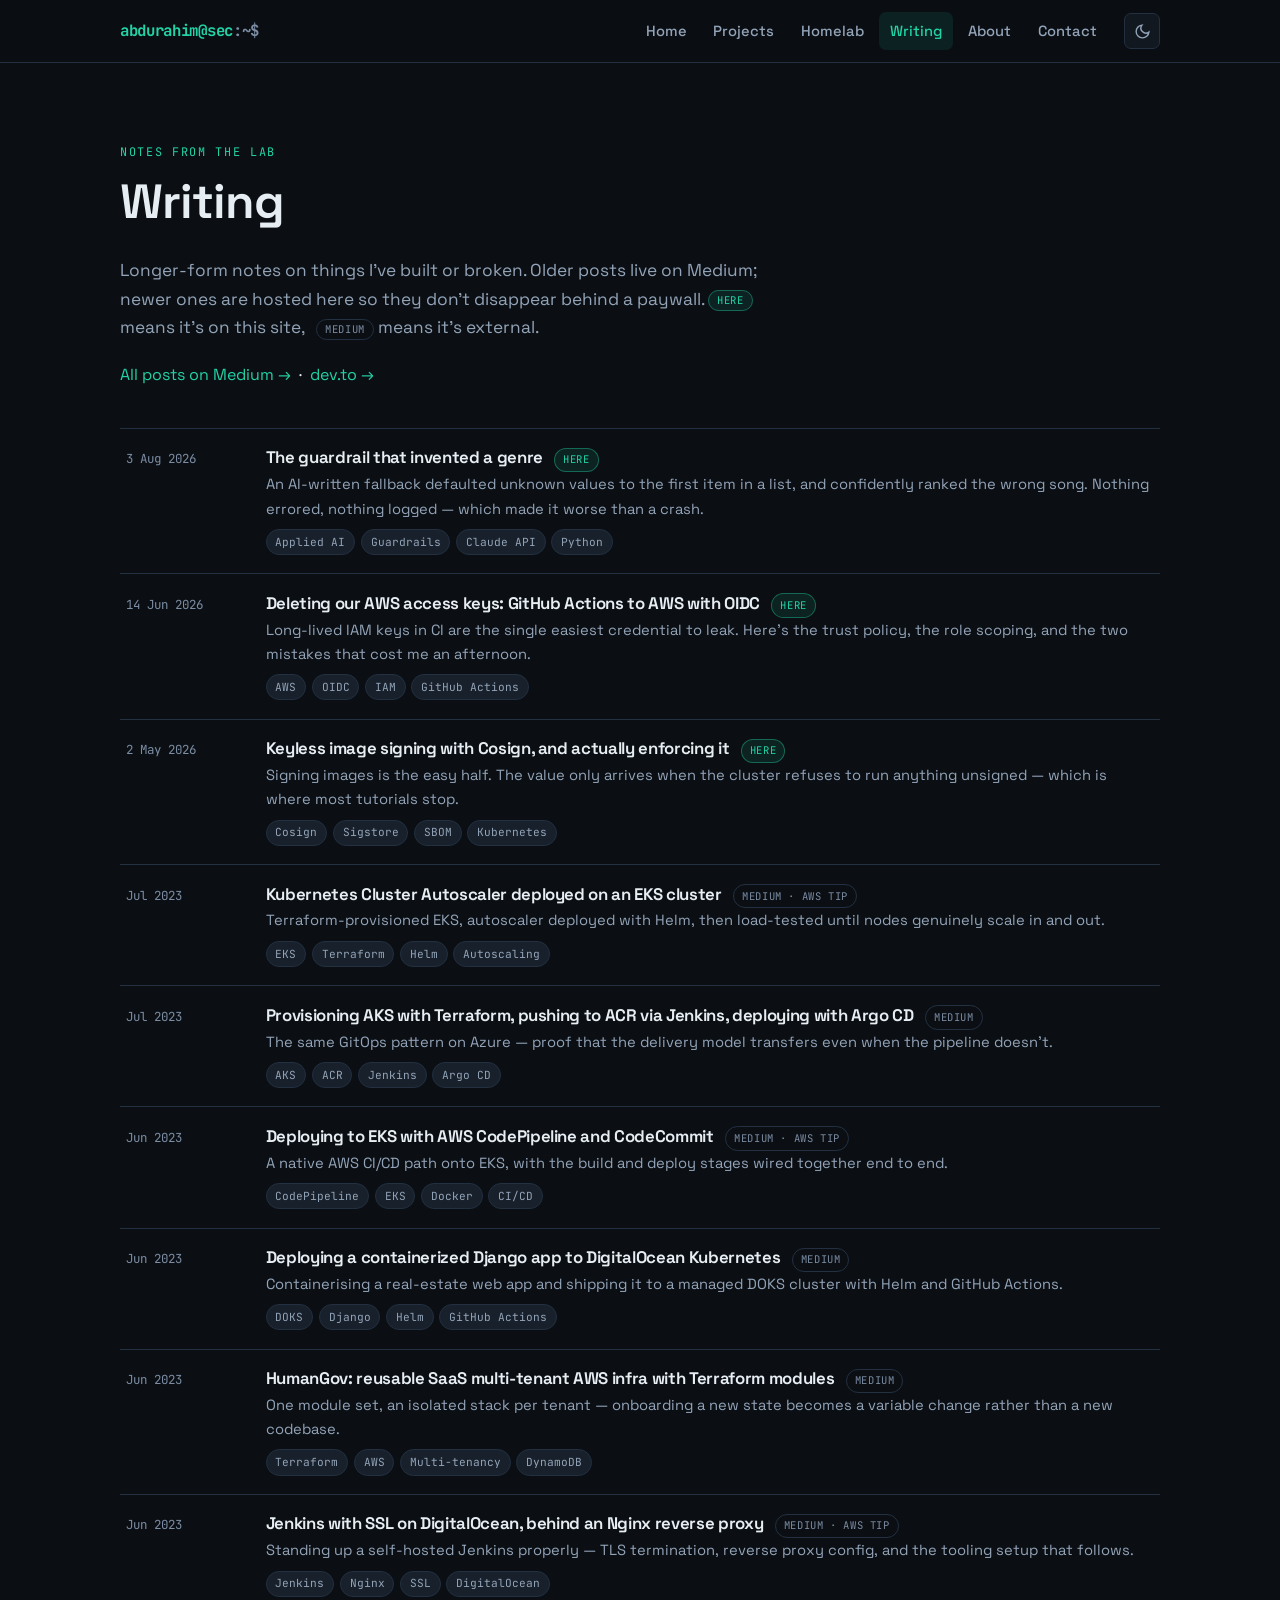
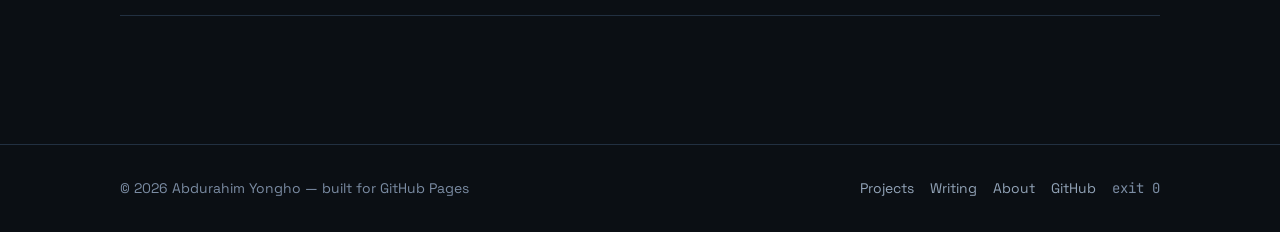
<file: writeups.html>
<!DOCTYPE html>
<html lang="en" data-theme="dark">
<head>
<meta charset="utf-8">
<meta name="viewport" content="width=device-width, initial-scale=1">
<title>Writing — Abdurahim Yongho</title>
<meta name="description" content="Technical writing on Kubernetes, AWS, Terraform, CI/CD and cloud security — published here and on Medium.">
<link rel="canonical" href="https://abdurahim50.github.io/writeups.html">
<link rel="icon" href="assets/img/favicon.svg" type="image/svg+xml">
<link rel="preconnect" href="https://fonts.googleapis.com">
<link rel="preconnect" href="https://fonts.gstatic.com" crossorigin>
<link href="https://fonts.googleapis.com/css2?family=Space+Grotesk:wght@400;500;600;700&family=JetBrains+Mono:wght@400;500;600&display=swap" rel="stylesheet">
<link rel="stylesheet" href="assets/css/style.css">
<script>
(function(){var d=document.documentElement;try{d.setAttribute('data-theme',localStorage.getItem('theme')==='light'?'light':'dark');}catch(e){d.setAttribute('data-theme','dark');}})();
</script>
</head>
<body>
<a class="skip-link" href="#main">Skip to content</a>

<header class="site-header">
  <nav class="wrap nav" aria-label="Main">
    <a class="nav__brand" href="index.html"><span class="user">abdurahim@sec</span><span class="path">:~$</span></a>
    <ul class="nav__links" id="nav-links">
      <li><a href="index.html">Home</a></li>
      <li><a href="projects.html">Projects</a></li>
      <li><a href="index.html#homelab">Homelab</a></li>
      <li><a href="writeups.html" aria-current="page">Writing</a></li>
      <li><a href="about.html">About</a></li>
      <li><a href="about.html#contact">Contact</a></li>
    </ul>
    <div class="nav__actions">
      <button class="icon-btn" data-theme-toggle type="button" aria-label="Toggle theme">
        <svg viewBox="0 0 24 24" fill="none" stroke="currentColor" stroke-width="2" stroke-linecap="round" aria-hidden="true"><path d="M21 12.8A9 9 0 1 1 11.2 3a7 7 0 0 0 9.8 9.8Z"/></svg>
      </button>
      <button class="icon-btn nav__toggle" data-nav-toggle type="button" aria-expanded="false" aria-controls="nav-links" aria-label="Toggle navigation">
        <svg viewBox="0 0 24 24" fill="none" stroke="currentColor" stroke-width="2" stroke-linecap="round" aria-hidden="true"><path d="M4 7h16M4 12h16M4 17h16"/></svg>
      </button>
    </div>
  </nav>
</header>

<main id="main">
  <section class="section">
    <div class="wrap">
      <p class="eyebrow">Notes from the lab</p>
      <h1>Writing</h1>
      <p class="lede">
        Longer-form notes on things I've built or broken. Older posts live on Medium;
        newer ones are hosted here so they don't disappear behind a paywall.
        <span class="src src--here" style="margin-left:0">Here</span> means it's on this
        site, <span class="src">Medium</span> means it's external.
      </p>

      <p style="margin-top:1.25rem">
        <a href="https://yonghoabdurahim.medium.com/" rel="noopener">All posts on Medium &rarr;</a>
        &nbsp;·&nbsp;
        <a href="https://dev.to/abdurahim50" rel="noopener">dev.to &rarr;</a>
      </p>

      <!-- ===== HOW TO ADD A POST =====
           Hosted here:
             1. Copy writeups/_template.html to writeups/your-slug.html
             2. Fill in title, date, body
             3. Add an <li> below with <span class="src src--here">Here</span>
             4. Add a <url> entry to sitemap.xml
           On Medium/dev.to:
             Just add an <li> below with rel="noopener" and <span class="src">Medium</span>
           Keep the list newest-first.
           ============================== -->
      <ul class="post-list" style="margin-top:2.5rem">

        <li>
          <a class="post-link" href="writeups/the-guardrail-that-invented-a-genre.html">
            <time datetime="2026-08-03">3 Aug 2026</time>
            <div>
              <div class="title-row">
                <h3>The guardrail that invented a genre</h3>
                <span class="src src--here">Here</span>
              </div>
              <p>An AI-written fallback defaulted unknown values to the first item
                 in a list, and confidently ranked the wrong song. Nothing errored,
                 nothing logged — which made it worse than a crash.</p>
              <ul class="tags">
                <li class="tag">Applied AI</li><li class="tag">Guardrails</li>
                <li class="tag">Claude API</li><li class="tag">Python</li>
              </ul>
            </div>
          </a>
        </li>

        <li>
          <a class="post-link" href="writeups/oidc-github-actions-aws.html">
            <time datetime="2026-06-14">14 Jun 2026</time>
            <div>
              <div class="title-row">
                <h3>Deleting our AWS access keys: GitHub Actions to AWS with OIDC</h3>
                <span class="src src--here">Here</span>
              </div>
              <p>Long-lived IAM keys in CI are the single easiest credential to leak.
                 Here's the trust policy, the role scoping, and the two mistakes that
                 cost me an afternoon.</p>
              <ul class="tags">
                <li class="tag">AWS</li><li class="tag">OIDC</li>
                <li class="tag">IAM</li><li class="tag">GitHub Actions</li>
              </ul>
            </div>
          </a>
        </li>

        <li>
          <a class="post-link" href="writeups/signing-images-with-cosign.html">
            <time datetime="2026-05-02">2 May 2026</time>
            <div>
              <div class="title-row">
                <h3>Keyless image signing with Cosign, and actually enforcing it</h3>
                <span class="src src--here">Here</span>
              </div>
              <p>Signing images is the easy half. The value only arrives when the
                 cluster refuses to run anything unsigned — which is where most
                 tutorials stop.</p>
              <ul class="tags">
                <li class="tag">Cosign</li><li class="tag">Sigstore</li>
                <li class="tag">SBOM</li><li class="tag">Kubernetes</li>
              </ul>
            </div>
          </a>
        </li>

        <li>
          <a class="post-link" href="https://yonghoabdurahim.medium.com/kubernetes-cluster-autoscaler-deployed-on-eks-cluster-4b3a1c2791e5" rel="noopener">
            <time datetime="2023-07-01">Jul 2023</time>
            <div>
              <div class="title-row">
                <h3>Kubernetes Cluster Autoscaler deployed on an EKS cluster</h3>
                <span class="src">Medium · AWS Tip</span>
              </div>
              <p>Terraform-provisioned EKS, autoscaler deployed with Helm, then
                 load-tested until nodes genuinely scale in and out.</p>
              <ul class="tags">
                <li class="tag">EKS</li><li class="tag">Terraform</li>
                <li class="tag">Helm</li><li class="tag">Autoscaling</li>
              </ul>
            </div>
          </a>
        </li>

        <li>
          <a class="post-link" href="https://yonghoabdurahim.medium.com/provision-aks-cluster-using-terraform-and-push-the-image-to-acr-using-jenkins-and-use-argocd-cli-36cf3844a979" rel="noopener">
            <time datetime="2023-07-01">Jul 2023</time>
            <div>
              <div class="title-row">
                <h3>Provisioning AKS with Terraform, pushing to ACR via Jenkins, deploying with Argo CD</h3>
                <span class="src">Medium</span>
              </div>
              <p>The same GitOps pattern on Azure — proof that the delivery model
                 transfers even when the pipeline doesn't.</p>
              <ul class="tags">
                <li class="tag">AKS</li><li class="tag">ACR</li>
                <li class="tag">Jenkins</li><li class="tag">Argo CD</li>
              </ul>
            </div>
          </a>
        </li>

        <li>
          <a class="post-link" href="https://yonghoabdurahim.medium.com/deploy-a-sample-application-onto-eks-cluster-utilizing-aws-ci-cd-code-pipeline-codecommit-aws-81b1b2ea5cde" rel="noopener">
            <time datetime="2023-06-01">Jun 2023</time>
            <div>
              <div class="title-row">
                <h3>Deploying to EKS with AWS CodePipeline and CodeCommit</h3>
                <span class="src">Medium · AWS Tip</span>
              </div>
              <p>A native AWS CI/CD path onto EKS, with the build and deploy stages
                 wired together end to end.</p>
              <ul class="tags">
                <li class="tag">CodePipeline</li><li class="tag">EKS</li>
                <li class="tag">Docker</li><li class="tag">CI/CD</li>
              </ul>
            </div>
          </a>
        </li>

        <li>
          <a class="post-link" href="https://yonghoabdurahim.medium.com/deploy-a-containerized-django-web-based-real-estate-app-to-digital-ocean-kubernetes-cluster-1bf4201c34a2" rel="noopener">
            <time datetime="2023-06-01">Jun 2023</time>
            <div>
              <div class="title-row">
                <h3>Deploying a containerized Django app to DigitalOcean Kubernetes</h3>
                <span class="src">Medium</span>
              </div>
              <p>Containerising a real-estate web app and shipping it to a managed
                 DOKS cluster with Helm and GitHub Actions.</p>
              <ul class="tags">
                <li class="tag">DOKS</li><li class="tag">Django</li>
                <li class="tag">Helm</li><li class="tag">GitHub Actions</li>
              </ul>
            </div>
          </a>
        </li>

        <li>
          <a class="post-link" href="https://yonghoabdurahim.medium.com/humangov-deployment-of-a-reusable-saas-multi-tenant-aws-infrastructure-using-terraform-modules-722de6698760" rel="noopener">
            <time datetime="2023-06-01">Jun 2023</time>
            <div>
              <div class="title-row">
                <h3>HumanGov: reusable SaaS multi-tenant AWS infra with Terraform modules</h3>
                <span class="src">Medium</span>
              </div>
              <p>One module set, an isolated stack per tenant — onboarding a new state
                 becomes a variable change rather than a new codebase.</p>
              <ul class="tags">
                <li class="tag">Terraform</li><li class="tag">AWS</li>
                <li class="tag">Multi-tenancy</li><li class="tag">DynamoDB</li>
              </ul>
            </div>
          </a>
        </li>

        <li>
          <a class="post-link" href="https://yonghoabdurahim.medium.com/install-and-configure-jenkins-with-ssl-in-digitalocean-set-up-tools-and-use-nginx-as-reverse-proxy-8ae7077b6f52" rel="noopener">
            <time datetime="2023-06-01">Jun 2023</time>
            <div>
              <div class="title-row">
                <h3>Jenkins with SSL on DigitalOcean, behind an Nginx reverse proxy</h3>
                <span class="src">Medium · AWS Tip</span>
              </div>
              <p>Standing up a self-hosted Jenkins properly — TLS termination, reverse
                 proxy config, and the tooling setup that follows.</p>
              <ul class="tags">
                <li class="tag">Jenkins</li><li class="tag">Nginx</li>
                <li class="tag">SSL</li><li class="tag">DigitalOcean</li>
              </ul>
            </div>
          </a>
        </li>

      </ul>

    </div>
  </section>
</main>

<footer class="site-footer">
  <div class="wrap">
    <p style="margin:0">&copy; <span data-year>2026</span> Abdurahim Yongho — built for GitHub Pages</p>
    <nav aria-label="Footer">
      <a href="projects.html">Projects</a>
      <a href="writeups.html">Writing</a>
      <a href="about.html">About</a>
      <a href="https://github.com/abdurahim50" rel="noopener">GitHub</a>
      <span style="font-family:var(--font-mono)">exit 0</span>
    </nav>
  </div>
</footer>

<script src="assets/js/main.js"></script>
</body>
</html>
</file>
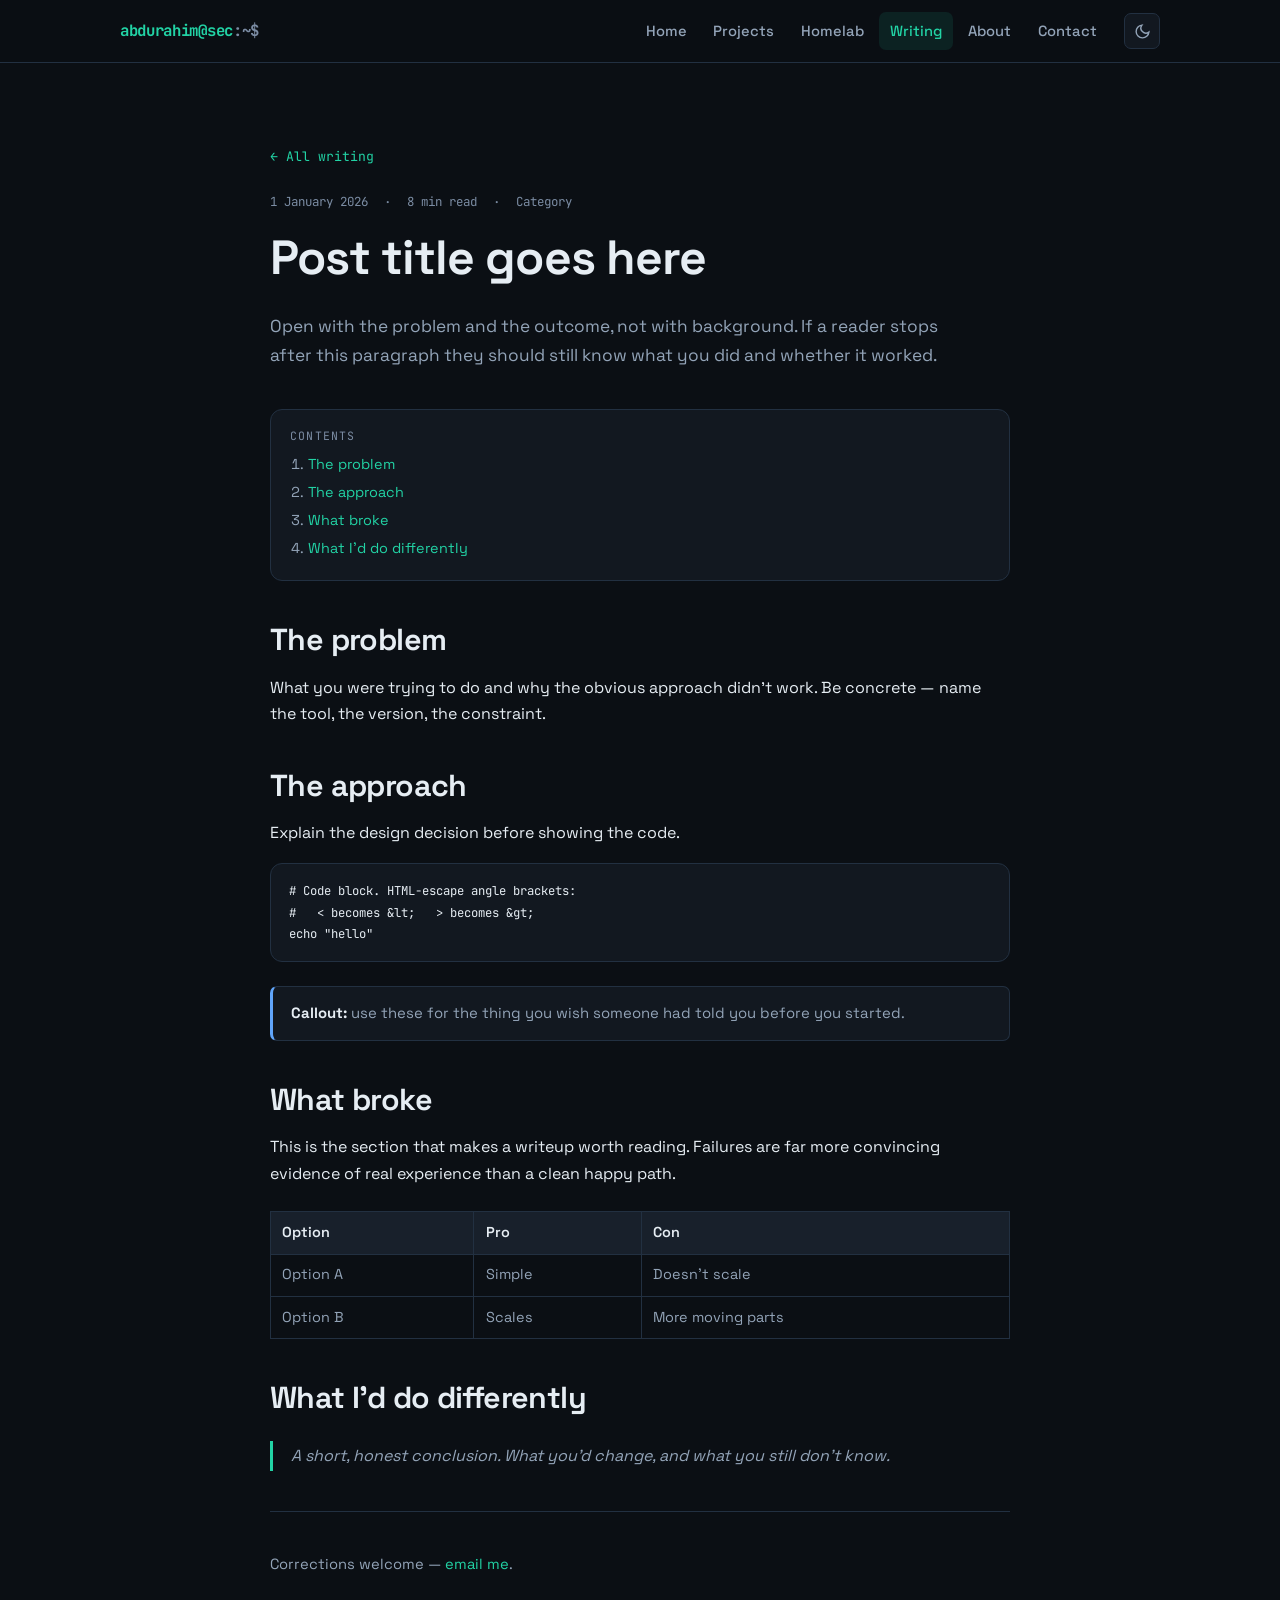
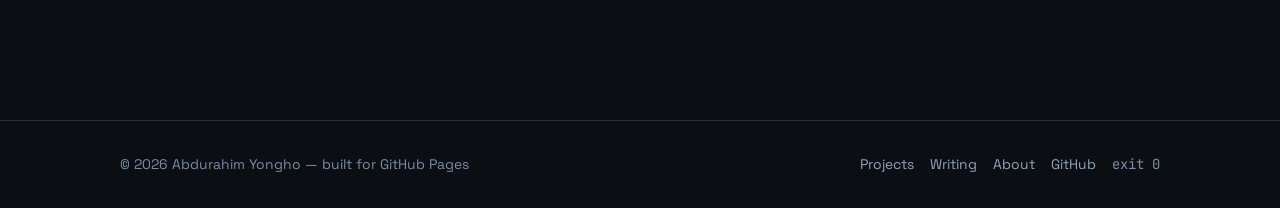
<file: writeups/_template.html>
<!DOCTYPE html>
<!--
  ============================================================================
  WRITEUP TEMPLATE
  ============================================================================
  To start a new post:
    1. Copy this file to writeups/your-slug.html  (lowercase, hyphens, no spaces)
    2. Replace everything marked EDIT below
    3. Add a matching <li> at the top of the list in writeups.html

  Useful blocks you can copy from the body:
    <div class="callout">   — highlighted aside
    <blockquote>            — pull quote
    <pre><code>             — code block
    <table>                 — comparison table
  ============================================================================
-->
<html lang="en" data-theme="dark">
<head>
<meta charset="utf-8">
<meta name="viewport" content="width=device-width, initial-scale=1">

<!-- EDIT: title and description -->
<title>Post title — Abdurahim</title>
<meta name="description" content="One sentence describing the post. This is what shows up in search results.">
<link rel="canonical" href="https://abdurahim50.github.io/writeups/your-slug.html">

<link rel="icon" href="../assets/img/favicon.svg" type="image/svg+xml">
<link rel="preconnect" href="https://fonts.googleapis.com">
<link rel="preconnect" href="https://fonts.gstatic.com" crossorigin>
<link href="https://fonts.googleapis.com/css2?family=Space+Grotesk:wght@400;500;600;700&family=JetBrains+Mono:wght@400;500;600&display=swap" rel="stylesheet">
<link rel="stylesheet" href="../assets/css/style.css">
<script>
(function(){var d=document.documentElement;try{d.setAttribute('data-theme',localStorage.getItem('theme')==='light'?'light':'dark');}catch(e){d.setAttribute('data-theme','dark');}})();
</script>
</head>
<body>
<a class="skip-link" href="#main">Skip to content</a>

<header class="site-header">
  <nav class="wrap nav" aria-label="Main">
    <a class="nav__brand" href="../index.html"><span class="user">abdurahim@sec</span><span class="path">:~$</span></a>
    <ul class="nav__links" id="nav-links">
      <li><a href="../index.html">Home</a></li>
      <li><a href="../projects.html">Projects</a></li>
      <li><a href="../index.html#homelab">Homelab</a></li>
      <li><a href="../writeups.html" aria-current="page">Writing</a></li>
      <li><a href="../about.html">About</a></li>
      <li><a href="../about.html#contact">Contact</a></li>
    </ul>
    <div class="nav__actions">
      <button class="icon-btn" data-theme-toggle type="button" aria-label="Toggle theme">
        <svg viewBox="0 0 24 24" fill="none" stroke="currentColor" stroke-width="2" stroke-linecap="round" aria-hidden="true"><path d="M21 12.8A9 9 0 1 1 11.2 3a7 7 0 0 0 9.8 9.8Z"/></svg>
      </button>
      <button class="icon-btn nav__toggle" data-nav-toggle type="button" aria-expanded="false" aria-controls="nav-links" aria-label="Toggle navigation">
        <svg viewBox="0 0 24 24" fill="none" stroke="currentColor" stroke-width="2" stroke-linecap="round" aria-hidden="true"><path d="M4 7h16M4 12h16M4 17h16"/></svg>
      </button>
    </div>
  </nav>
</header>

<main id="main">
<section class="section">
<div class="wrap">
<article class="article">

  <a class="back-link" href="../writeups.html">&larr; All writing</a>

  <header>
    <div class="article__meta">
      <!-- EDIT: datetime is machine-readable (YYYY-MM-DD), the text is what readers see -->
      <time datetime="2026-01-01">1 January 2026</time>
      <span>·</span>
      <span>8 min read</span>
      <span>·</span>
      <span>Category</span>
    </div>

    <!-- EDIT: headline -->
    <h1>Post title goes here</h1>

    <!-- EDIT: the hook. Two or three sentences on what the reader gets. -->
    <p class="lede">
      Open with the problem and the outcome, not with background. If a reader stops
      after this paragraph they should still know what you did and whether it worked.
    </p>
  </header>

  <!-- Optional — delete if the post is short -->
  <nav class="toc" aria-label="Contents">
    <p>Contents</p>
    <ol>
      <li><a href="#problem">The problem</a></li>
      <li><a href="#approach">The approach</a></li>
      <li><a href="#broke">What broke</a></li>
      <li><a href="#next">What I'd do differently</a></li>
    </ol>
  </nav>

  <h2 id="problem">The problem</h2>
  <p>
    What you were trying to do and why the obvious approach didn't work. Be concrete —
    name the tool, the version, the constraint.
  </p>

  <h2 id="approach">The approach</h2>
  <p>Explain the design decision before showing the code.</p>

<pre><code># Code block. HTML-escape angle brackets:
#   &lt; becomes &amp;lt;   &gt; becomes &amp;gt;
echo "hello"</code></pre>

  <div class="callout">
    <strong>Callout:</strong> use these for the thing you wish someone had told you
    before you started.
  </div>

  <h2 id="broke">What broke</h2>
  <p>
    This is the section that makes a writeup worth reading. Failures are far more
    convincing evidence of real experience than a clean happy path.
  </p>

  <table>
    <thead>
      <tr><th>Option</th><th>Pro</th><th>Con</th></tr>
    </thead>
    <tbody>
      <tr><td>Option A</td><td>Simple</td><td>Doesn't scale</td></tr>
      <tr><td>Option B</td><td>Scales</td><td>More moving parts</td></tr>
    </tbody>
  </table>

  <h2 id="next">What I'd do differently</h2>
  <blockquote>
    A short, honest conclusion. What you'd change, and what you still don't know.
  </blockquote>

  <hr>

  <p style="color:var(--text-muted);font-size:.92rem">
    Corrections welcome — <a href="mailto:yonghoabdurahim@gmail.com">email me</a>.
  </p>

</article>
</div>
</section>
</main>

<footer class="site-footer">
  <div class="wrap">
    <p style="margin:0">&copy; <span data-year>2026</span> Abdurahim Yongho — built for GitHub Pages</p>
    <nav aria-label="Footer">
      <a href="../projects.html">Projects</a>
      <a href="../writeups.html">Writing</a>
      <a href="../about.html">About</a>
      <a href="https://github.com/abdurahim50" rel="noopener">GitHub</a>
      <span style="font-family:var(--font-mono)">exit 0</span>
    </nav>
  </div>
</footer>

<script src="../assets/js/main.js"></script>
</body>
</html>
</file>
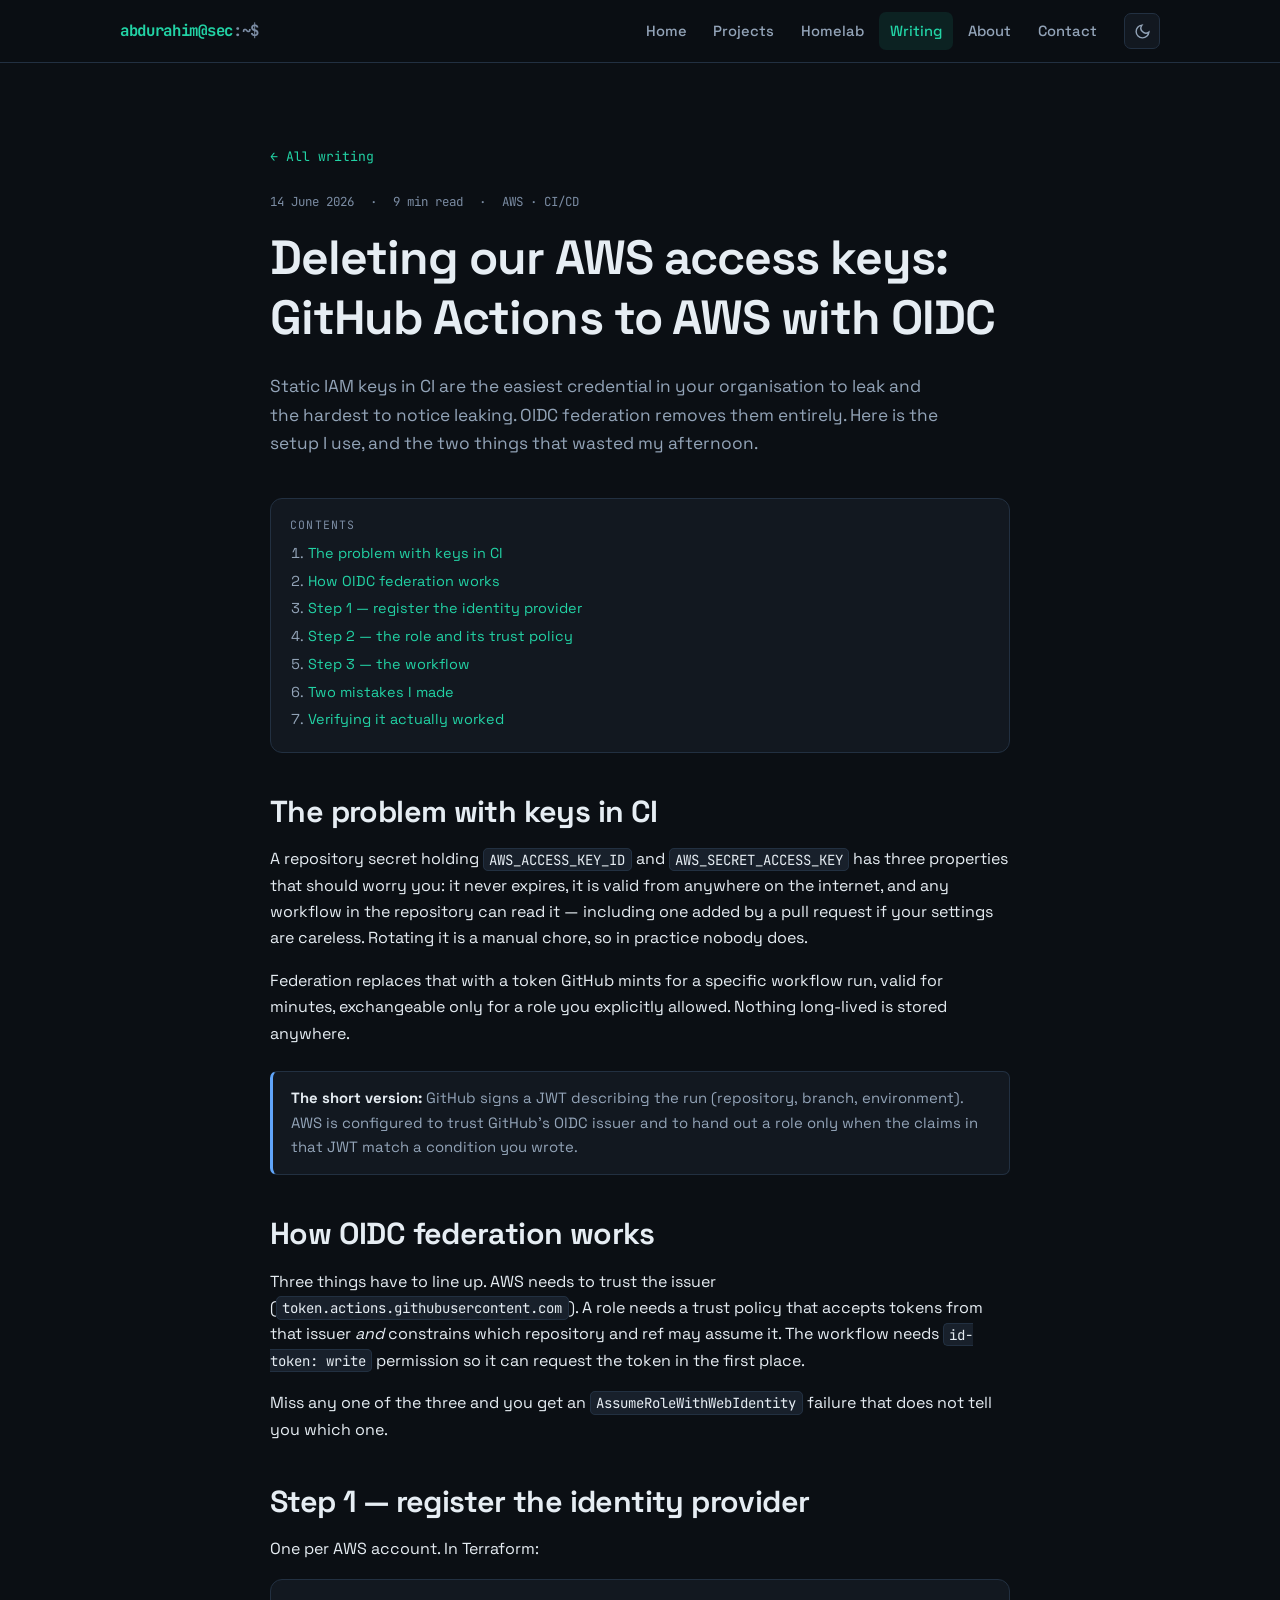
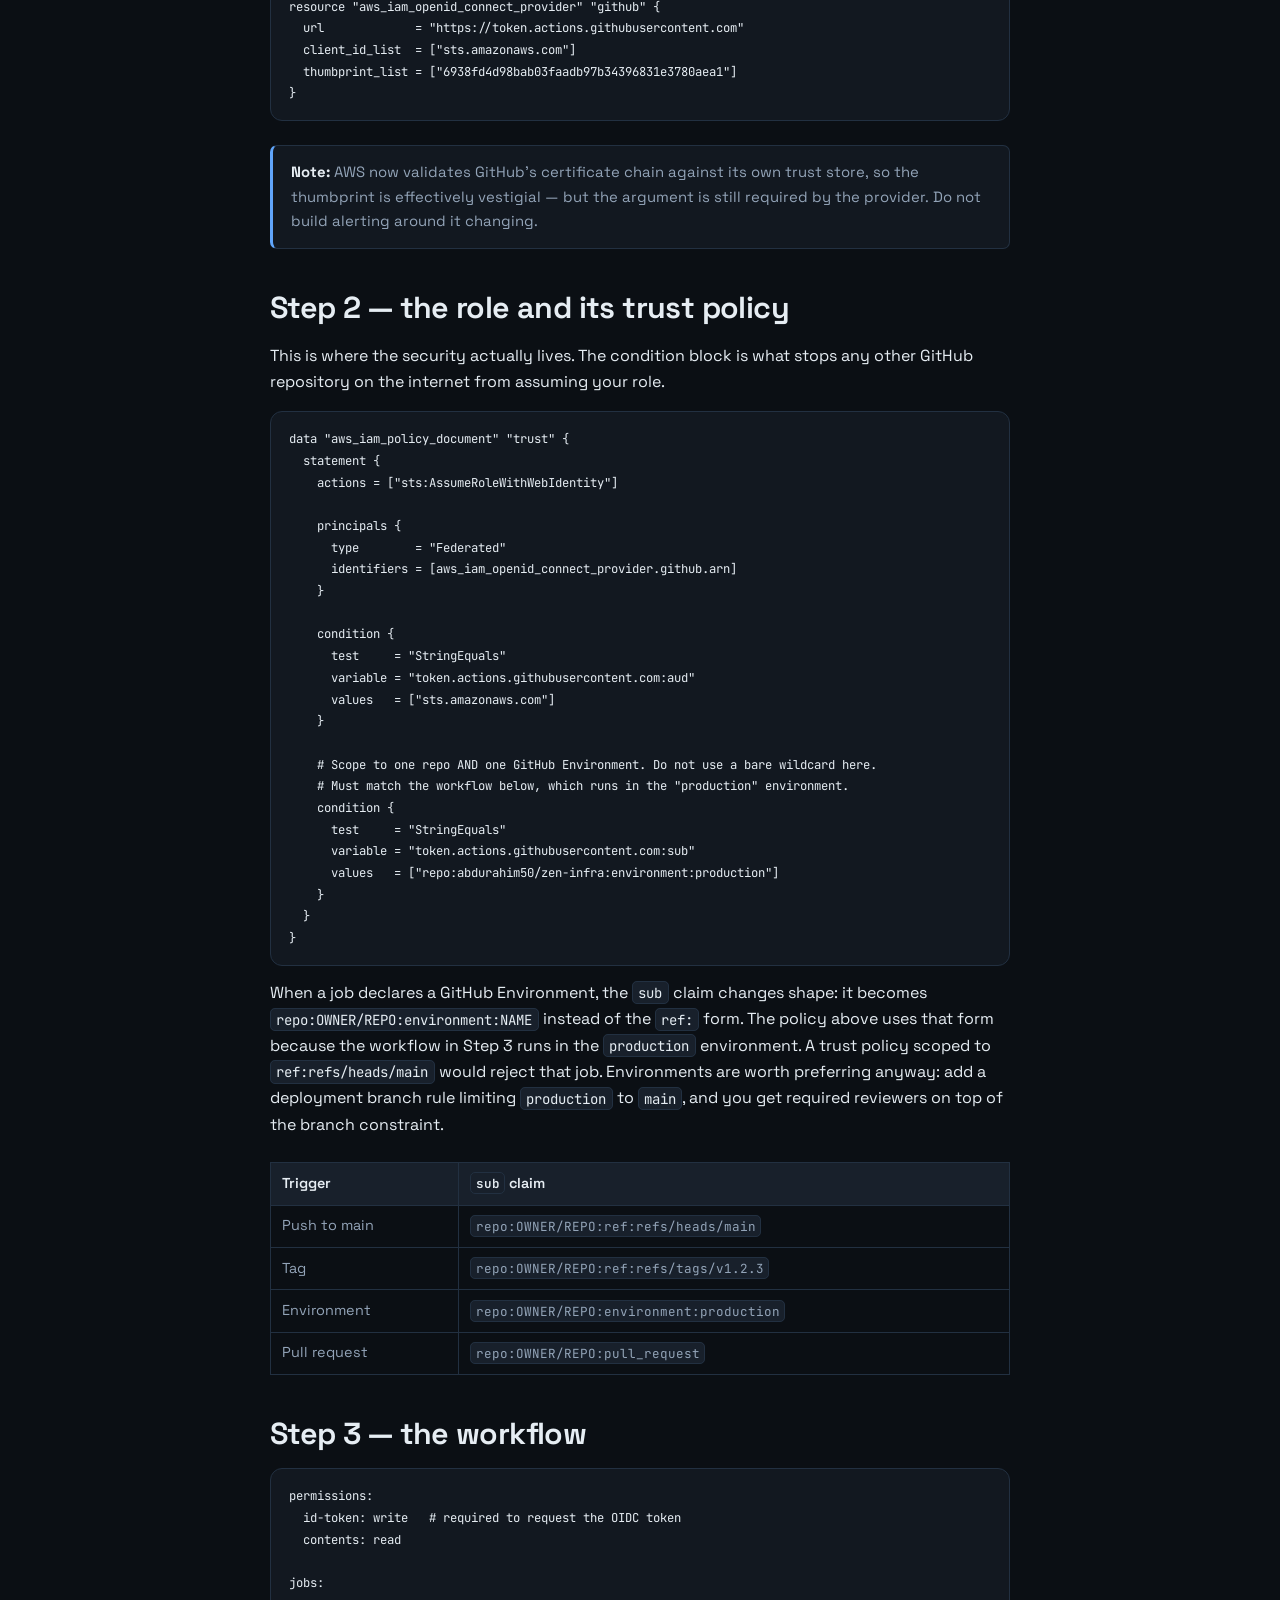
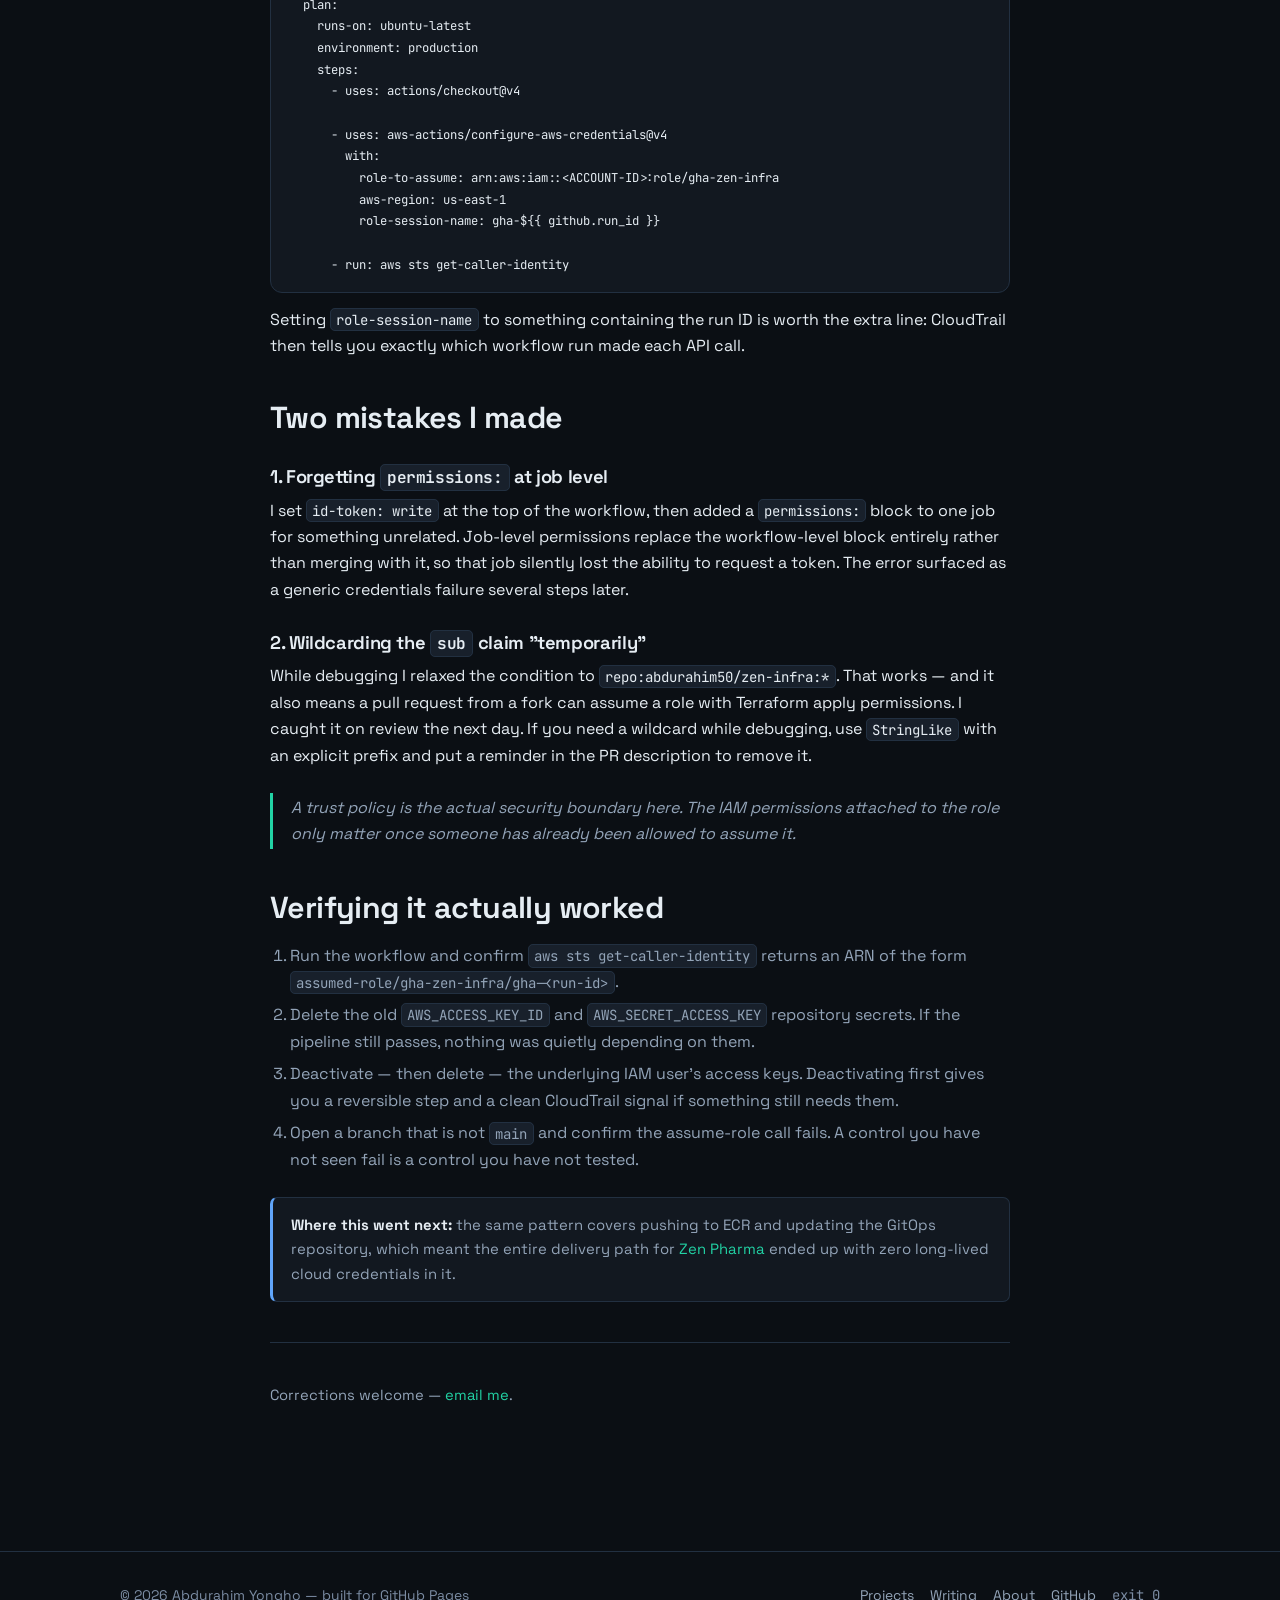
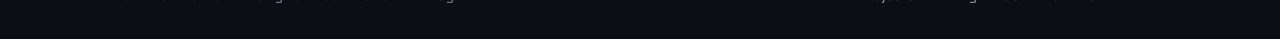
<file: writeups/oidc-github-actions-aws.html>
<!DOCTYPE html>
<html lang="en" data-theme="dark">
<head>
<meta charset="utf-8">
<meta name="viewport" content="width=device-width, initial-scale=1">
<title>GitHub Actions to AWS with OIDC — Abdurahim</title>
<meta name="description" content="Replacing long-lived IAM access keys in CI with GitHub Actions OIDC federation: the trust policy, role scoping, and the mistakes that cost me an afternoon.">
<link rel="canonical" href="https://abdurahim50.github.io/writeups/oidc-github-actions-aws.html">
<link rel="icon" href="../assets/img/favicon.svg" type="image/svg+xml">
<link rel="preconnect" href="https://fonts.googleapis.com">
<link rel="preconnect" href="https://fonts.gstatic.com" crossorigin>
<link href="https://fonts.googleapis.com/css2?family=Space+Grotesk:wght@400;500;600;700&family=JetBrains+Mono:wght@400;500;600&display=swap" rel="stylesheet">
<link rel="stylesheet" href="../assets/css/style.css">
<script>
(function(){var d=document.documentElement;try{d.setAttribute('data-theme',localStorage.getItem('theme')==='light'?'light':'dark');}catch(e){d.setAttribute('data-theme','dark');}})();
</script>
</head>
<body>
<a class="skip-link" href="#main">Skip to content</a>

<!-- Nav: note the ../ prefixes because this page lives in writeups/ -->
<header class="site-header">
  <nav class="wrap nav" aria-label="Main">
    <a class="nav__brand" href="../index.html"><span class="user">abdurahim@sec</span><span class="path">:~$</span></a>
    <ul class="nav__links" id="nav-links">
      <li><a href="../index.html">Home</a></li>
      <li><a href="../projects.html">Projects</a></li>
      <li><a href="../index.html#homelab">Homelab</a></li>
      <li><a href="../writeups.html" aria-current="page">Writing</a></li>
      <li><a href="../about.html">About</a></li>
      <li><a href="../about.html#contact">Contact</a></li>
    </ul>
    <div class="nav__actions">
      <button class="icon-btn" data-theme-toggle type="button" aria-label="Toggle theme">
        <svg viewBox="0 0 24 24" fill="none" stroke="currentColor" stroke-width="2" stroke-linecap="round" aria-hidden="true"><path d="M21 12.8A9 9 0 1 1 11.2 3a7 7 0 0 0 9.8 9.8Z"/></svg>
      </button>
      <button class="icon-btn nav__toggle" data-nav-toggle type="button" aria-expanded="false" aria-controls="nav-links" aria-label="Toggle navigation">
        <svg viewBox="0 0 24 24" fill="none" stroke="currentColor" stroke-width="2" stroke-linecap="round" aria-hidden="true"><path d="M4 7h16M4 12h16M4 17h16"/></svg>
      </button>
    </div>
  </nav>
</header>

<main id="main">
<section class="section">
<div class="wrap">
<article class="article">

  <a class="back-link" href="../writeups.html">&larr; All writing</a>

  <header>
    <div class="article__meta">
      <time datetime="2026-06-14">14 June 2026</time>
      <span>·</span>
      <span>9 min read</span>
      <span>·</span>
      <span>AWS · CI/CD</span>
    </div>
    <h1>Deleting our AWS access keys: GitHub Actions to AWS with OIDC</h1>
    <p class="lede">
      Static IAM keys in CI are the easiest credential in your organisation to leak
      and the hardest to notice leaking. OIDC federation removes them entirely. Here
      is the setup I use, and the two things that wasted my afternoon.
    </p>
  </header>

  <nav class="toc" aria-label="Contents">
    <p>Contents</p>
    <ol>
      <li><a href="#problem">The problem with keys in CI</a></li>
      <li><a href="#how">How OIDC federation works</a></li>
      <li><a href="#provider">Step 1 — register the identity provider</a></li>
      <li><a href="#role">Step 2 — the role and its trust policy</a></li>
      <li><a href="#workflow">Step 3 — the workflow</a></li>
      <li><a href="#mistakes">Two mistakes I made</a></li>
      <li><a href="#verify">Verifying it actually worked</a></li>
    </ol>
  </nav>

  <h2 id="problem">The problem with keys in CI</h2>

  <p>
    A repository secret holding <code>AWS_ACCESS_KEY_ID</code> and
    <code>AWS_SECRET_ACCESS_KEY</code> has three properties that should worry you: it
    never expires, it is valid from anywhere on the internet, and any workflow in the
    repository can read it — including one added by a pull request if your settings are
    careless. Rotating it is a manual chore, so in practice nobody does.
  </p>

  <p>
    Federation replaces that with a token GitHub mints for a specific workflow run,
    valid for minutes, exchangeable only for a role you explicitly allowed. Nothing
    long-lived is stored anywhere.
  </p>

  <div class="callout">
    <strong>The short version:</strong> GitHub signs a JWT describing the run
    (repository, branch, environment). AWS is configured to trust GitHub's OIDC issuer
    and to hand out a role only when the claims in that JWT match a condition you wrote.
  </div>

  <h2 id="how">How OIDC federation works</h2>

  <p>
    Three things have to line up. AWS needs to trust the issuer
    (<code>token.actions.githubusercontent.com</code>). A role needs a trust policy that
    accepts tokens from that issuer <em>and</em> constrains which repository and ref may
    assume it. The workflow needs <code>id-token: write</code> permission so it can
    request the token in the first place.
  </p>

  <p>
    Miss any one of the three and you get an <code>AssumeRoleWithWebIdentity</code>
    failure that does not tell you which one.
  </p>

  <h2 id="provider">Step 1 — register the identity provider</h2>

  <p>One per AWS account. In Terraform:</p>

<pre><code>resource "aws_iam_openid_connect_provider" "github" {
  url             = "https://token.actions.githubusercontent.com"
  client_id_list  = ["sts.amazonaws.com"]
  thumbprint_list = ["6938fd4d98bab03faadb97b34396831e3780aea1"]
}</code></pre>

  <div class="callout">
    <strong>Note:</strong> AWS now validates GitHub's certificate chain against its own
    trust store, so the thumbprint is effectively vestigial — but the argument is still
    required by the provider. Do not build alerting around it changing.
  </div>

  <h2 id="role">Step 2 — the role and its trust policy</h2>

  <p>
    This is where the security actually lives. The condition block is what stops any
    other GitHub repository on the internet from assuming your role.
  </p>

<pre><code>data "aws_iam_policy_document" "trust" {
  statement {
    actions = ["sts:AssumeRoleWithWebIdentity"]

    principals {
      type        = "Federated"
      identifiers = [aws_iam_openid_connect_provider.github.arn]
    }

    condition {
      test     = "StringEquals"
      variable = "token.actions.githubusercontent.com:aud"
      values   = ["sts.amazonaws.com"]
    }

    # Scope to one repo AND one GitHub Environment. Do not use a bare wildcard here.
    # Must match the workflow below, which runs in the "production" environment.
    condition {
      test     = "StringEquals"
      variable = "token.actions.githubusercontent.com:sub"
      values   = ["repo:abdurahim50/zen-infra:environment:production"]
    }
  }
}</code></pre>

  <p>
    When a job declares a GitHub Environment, the <code>sub</code> claim changes shape:
    it becomes <code>repo:OWNER/REPO:environment:NAME</code> instead of the
    <code>ref:</code> form. The policy above uses that form because the workflow in
    Step 3 runs in the <code>production</code> environment. A trust policy scoped to
    <code>ref:refs/heads/main</code> would reject that job. Environments are worth
    preferring anyway: add a deployment branch rule limiting
    <code>production</code> to <code>main</code>, and you get required reviewers on
    top of the branch constraint.
  </p>

  <table>
    <thead>
      <tr><th>Trigger</th><th><code>sub</code> claim</th></tr>
    </thead>
    <tbody>
      <tr><td>Push to main</td><td><code>repo:OWNER/REPO:ref:refs/heads/main</code></td></tr>
      <tr><td>Tag</td><td><code>repo:OWNER/REPO:ref:refs/tags/v1.2.3</code></td></tr>
      <tr><td>Environment</td><td><code>repo:OWNER/REPO:environment:production</code></td></tr>
      <tr><td>Pull request</td><td><code>repo:OWNER/REPO:pull_request</code></td></tr>
    </tbody>
  </table>

  <h2 id="workflow">Step 3 — the workflow</h2>

<pre><code>permissions:
  id-token: write   # required to request the OIDC token
  contents: read

jobs:
  plan:
    runs-on: ubuntu-latest
    environment: production
    steps:
      - uses: actions/checkout@v4

      - uses: aws-actions/configure-aws-credentials@v4
        with:
          role-to-assume: arn:aws:iam::&lt;ACCOUNT-ID&gt;:role/gha-zen-infra
          aws-region: us-east-1
          role-session-name: gha-${{ github.run_id }}

      - run: aws sts get-caller-identity</code></pre>

  <p>
    Setting <code>role-session-name</code> to something containing the run ID is worth
    the extra line: CloudTrail then tells you exactly which workflow run made each API
    call.
  </p>

  <h2 id="mistakes">Two mistakes I made</h2>

  <h3>1. Forgetting <code>permissions:</code> at job level</h3>
  <p>
    I set <code>id-token: write</code> at the top of the workflow, then added a
    <code>permissions:</code> block to one job for something unrelated. Job-level
    permissions replace the workflow-level block entirely rather than merging with it,
    so that job silently lost the ability to request a token. The error surfaced as a
    generic credentials failure several steps later.
  </p>

  <h3>2. Wildcarding the <code>sub</code> claim "temporarily"</h3>
  <p>
    While debugging I relaxed the condition to
    <code>repo:abdurahim50/zen-infra:*</code>. That works — and it also means a pull
    request from a fork can assume a role with Terraform apply permissions. I caught it
    on review the next day. If you need a wildcard while debugging, use
    <code>StringLike</code> with an explicit prefix and put a reminder in the PR
    description to remove it.
  </p>

  <blockquote>
    A trust policy is the actual security boundary here. The IAM permissions attached to
    the role only matter once someone has already been allowed to assume it.
  </blockquote>

  <h2 id="verify">Verifying it actually worked</h2>

  <ol>
    <li>Run the workflow and confirm <code>aws sts get-caller-identity</code> returns an
        ARN of the form <code>assumed-role/gha-zen-infra/gha-&lt;run-id&gt;</code>.</li>
    <li>Delete the old <code>AWS_ACCESS_KEY_ID</code> and
        <code>AWS_SECRET_ACCESS_KEY</code> repository secrets. If the pipeline still
        passes, nothing was quietly depending on them.</li>
    <li>Deactivate — then delete — the underlying IAM user's access keys. Deactivating
        first gives you a reversible step and a clean CloudTrail signal if something
        still needs them.</li>
    <li>Open a branch that is not <code>main</code> and confirm the assume-role call
        fails. A control you have not seen fail is a control you have not tested.</li>
  </ol>

  <div class="callout">
    <strong>Where this went next:</strong> the same pattern covers pushing to ECR and
    updating the GitOps repository, which meant the entire delivery path for
    <a href="../projects.html?filter=cloud">Zen Pharma</a> ended up with zero
    long-lived cloud credentials in it.
  </div>

  <hr>

  <p style="color:var(--text-muted);font-size:.92rem">
    Corrections welcome — <a href="mailto:yonghoabdurahim@gmail.com">email me</a>.
  </p>

</article>
</div>
</section>
</main>

<footer class="site-footer">
  <div class="wrap">
    <p style="margin:0">&copy; <span data-year>2026</span> Abdurahim Yongho — built for GitHub Pages</p>
    <nav aria-label="Footer">
      <a href="../projects.html">Projects</a>
      <a href="../writeups.html">Writing</a>
      <a href="../about.html">About</a>
      <a href="https://github.com/abdurahim50" rel="noopener">GitHub</a>
      <span style="font-family:var(--font-mono)">exit 0</span>
    </nav>
  </div>
</footer>

<script src="../assets/js/main.js"></script>
</body>
</html>
</file>
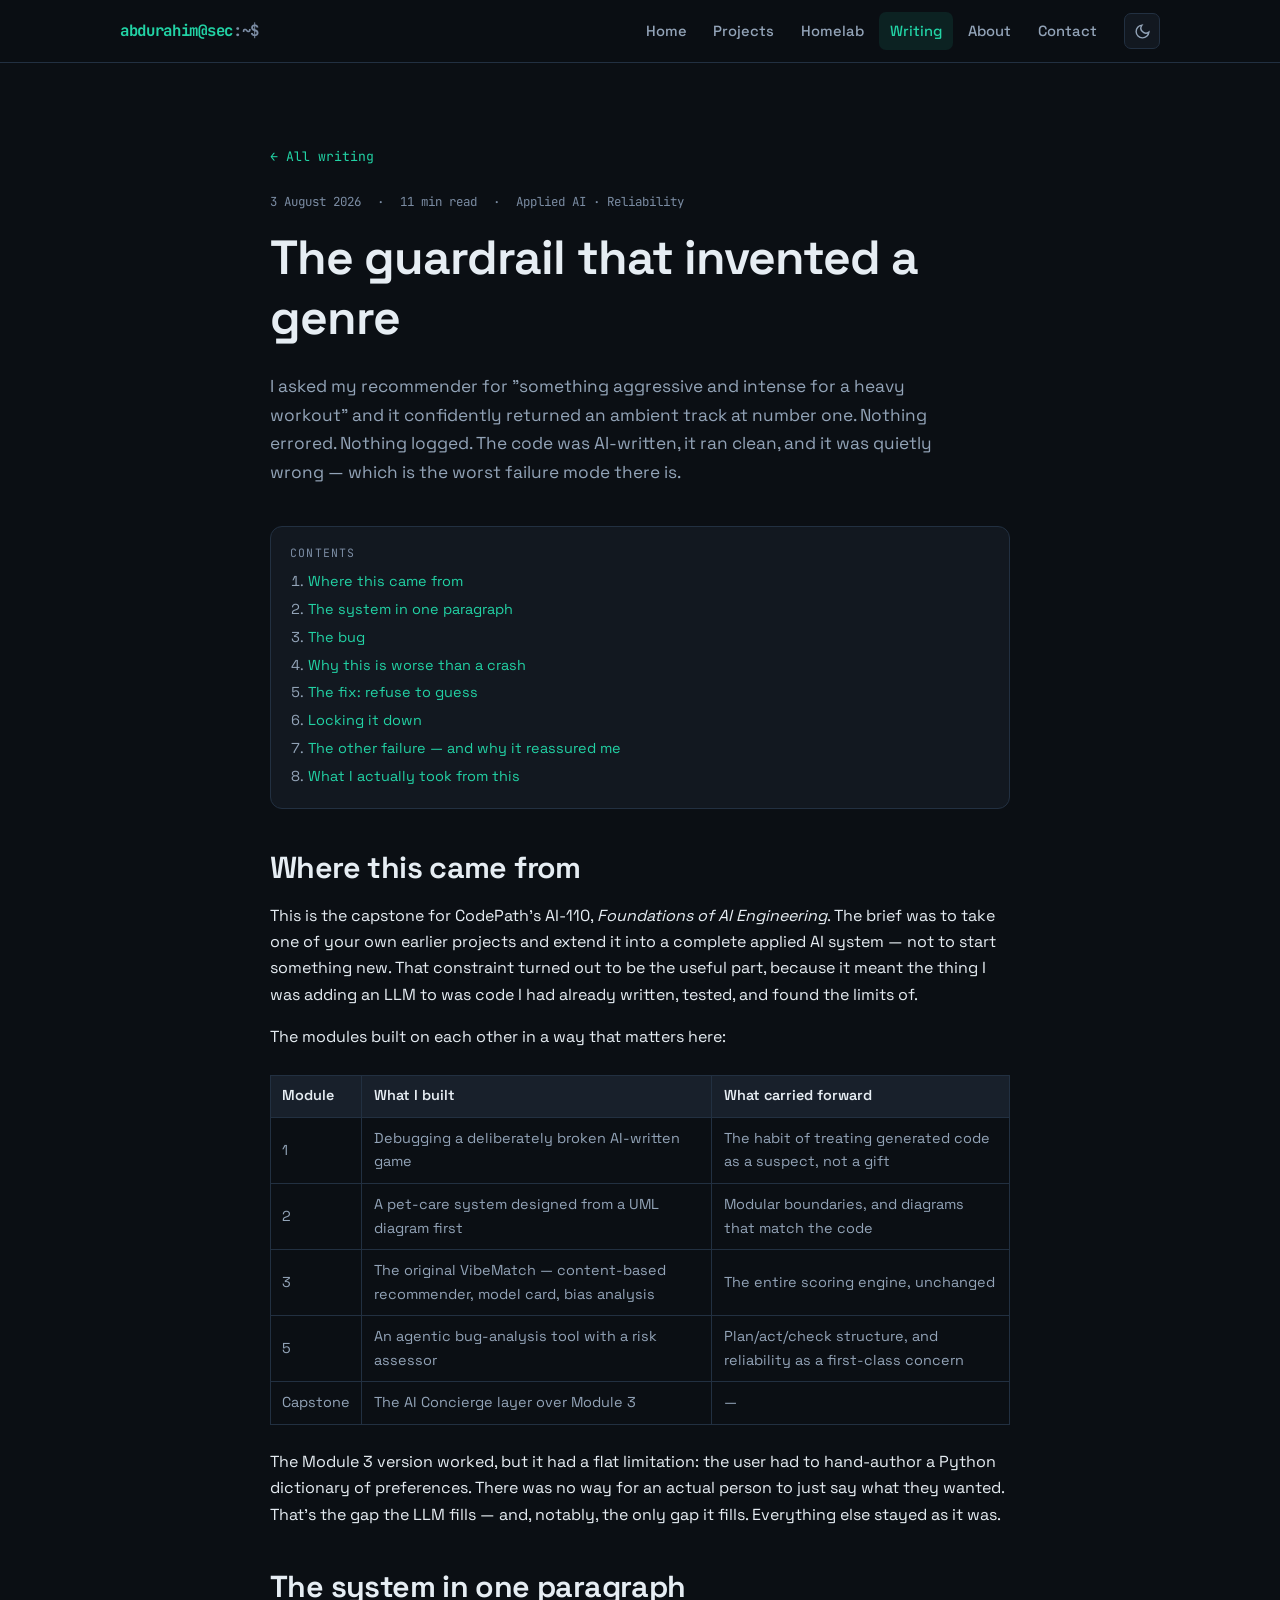
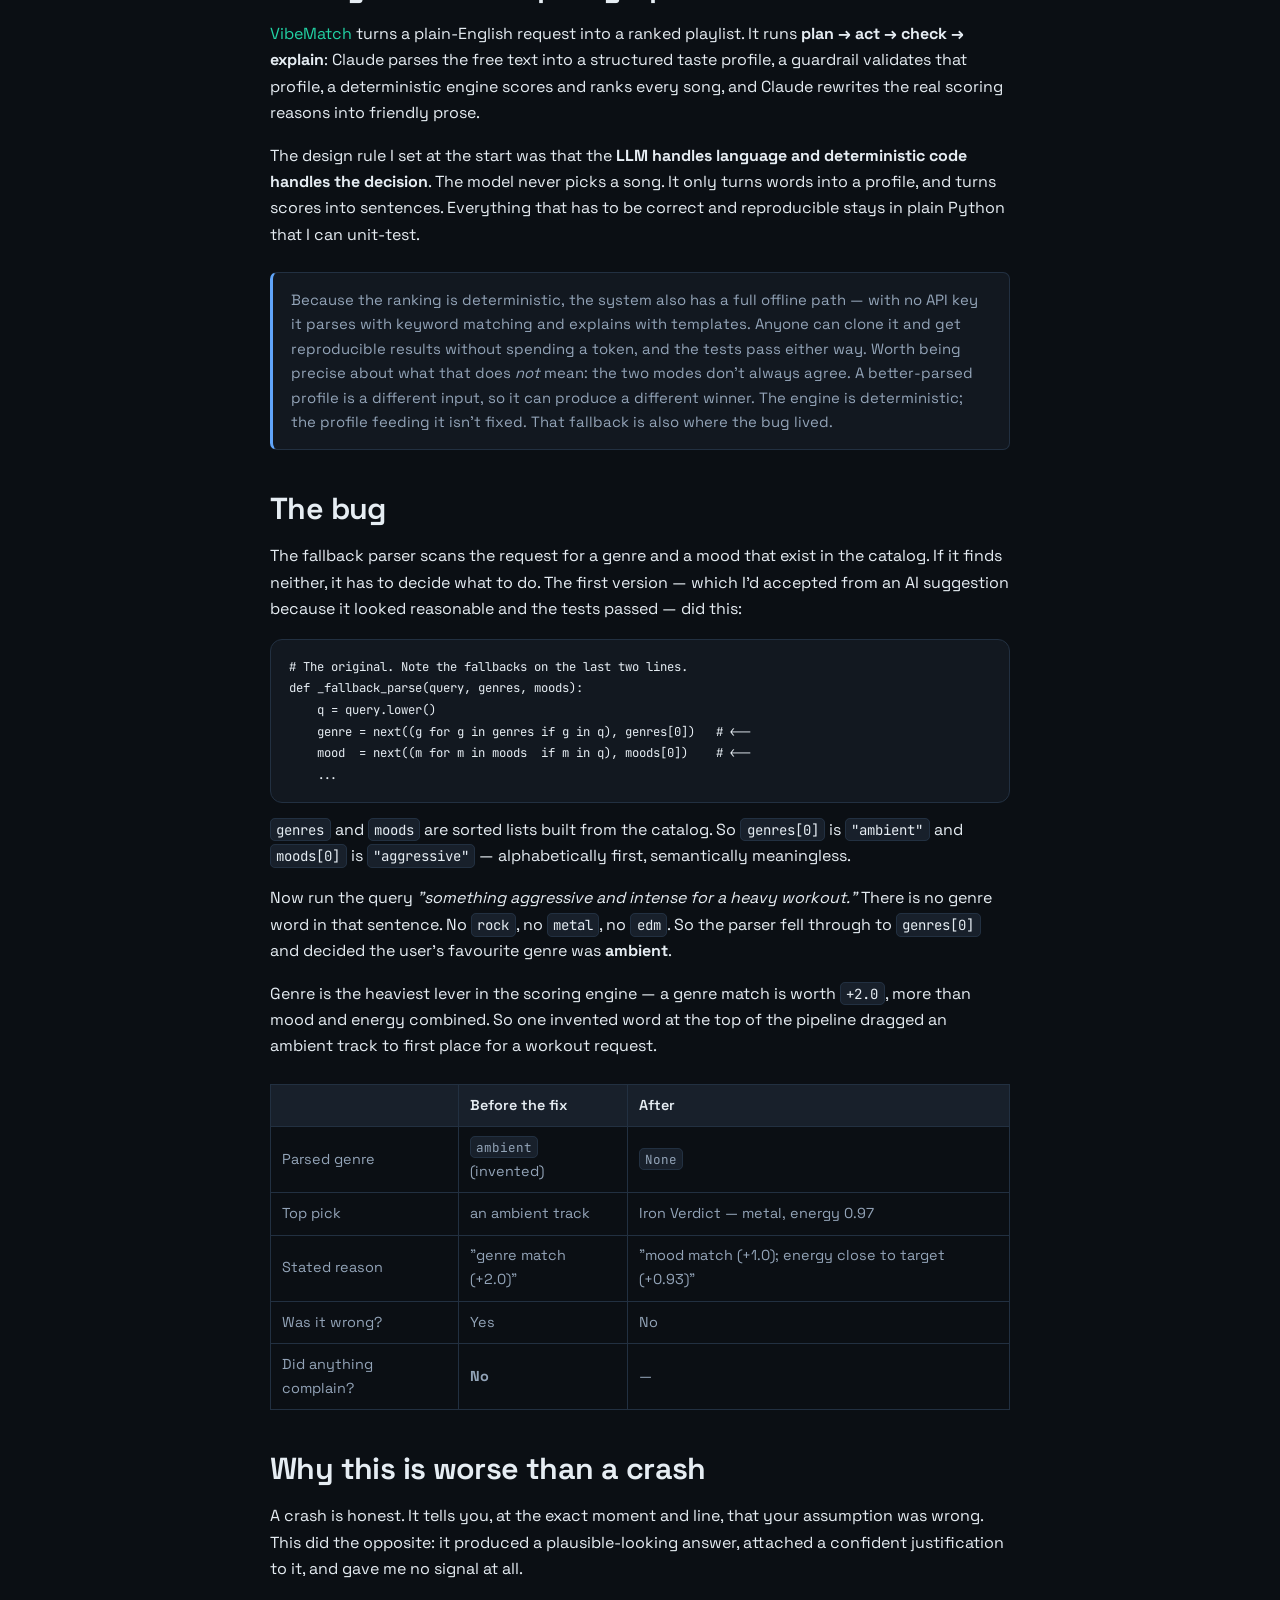
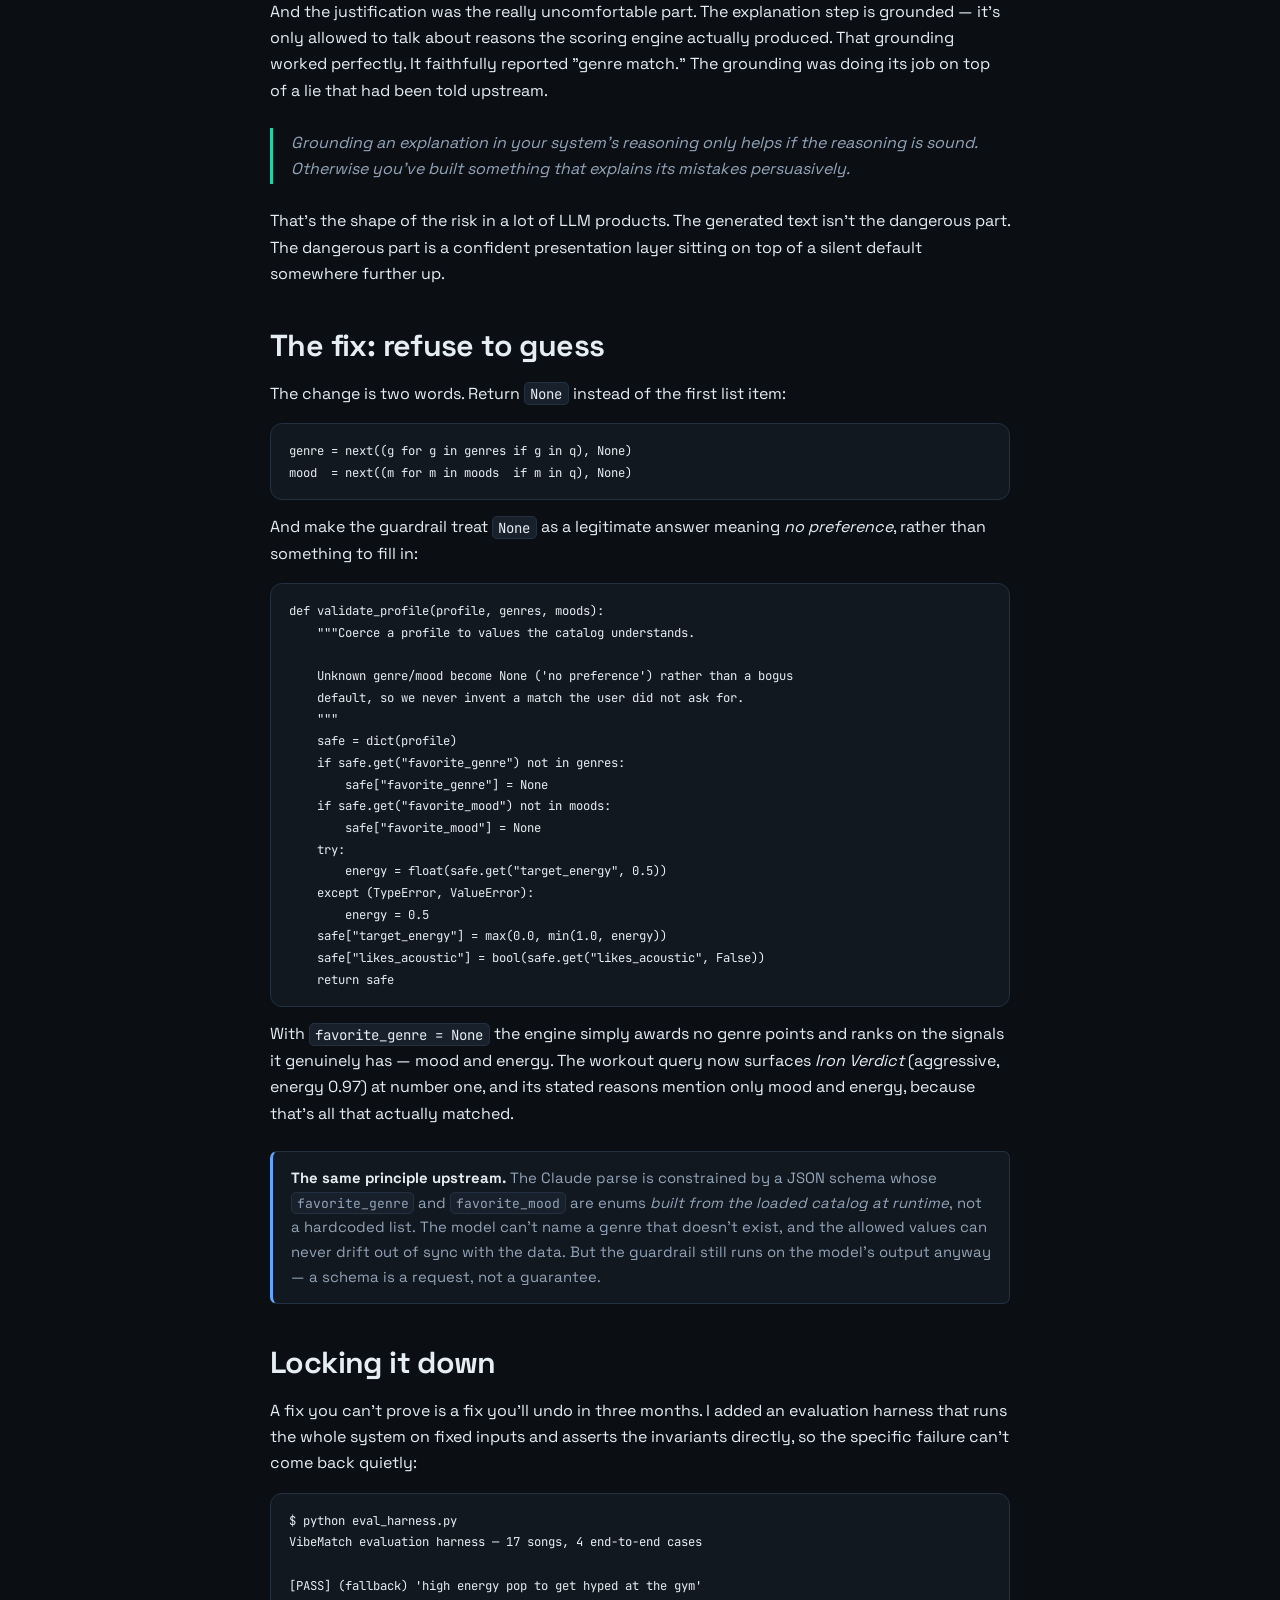
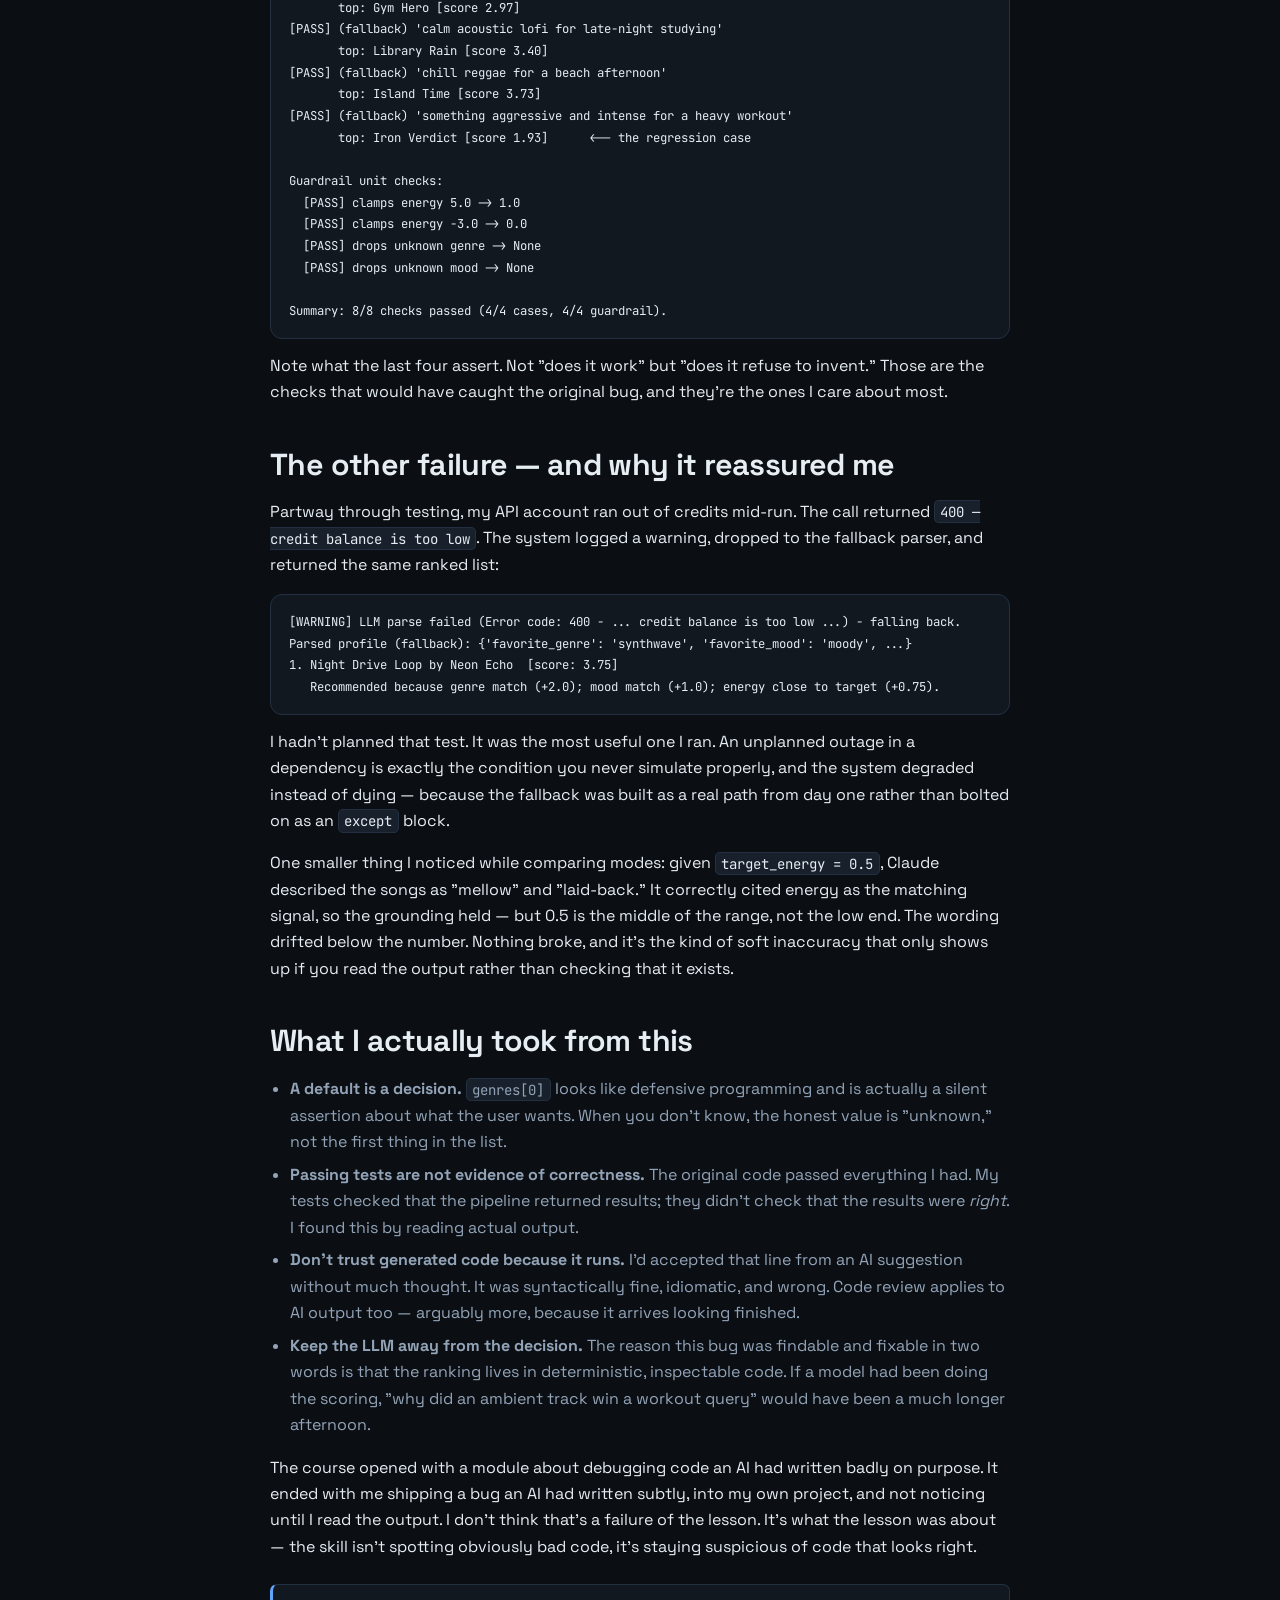
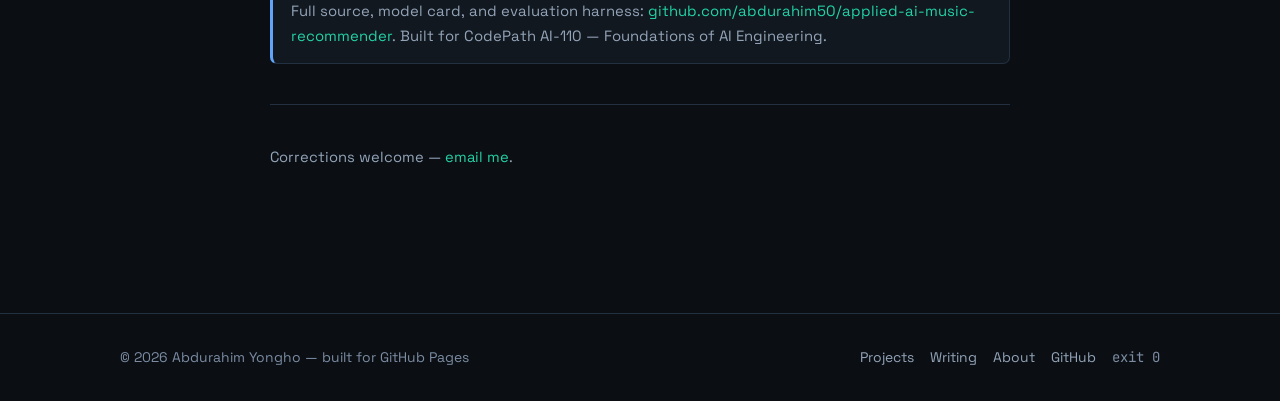
<file: writeups/the-guardrail-that-invented-a-genre.html>
<!DOCTYPE html>
<html lang="en" data-theme="dark">
<head>
<meta charset="utf-8">
<meta name="viewport" content="width=device-width, initial-scale=1">
<title>The guardrail that invented a genre — Abdurahim Yongho</title>
<meta name="description" content="An AI-written fallback parser defaulted unknown values to the first item in a list, and confidently ranked the wrong song. How I found it, why it was worse than a crash, and the one-line fix.">
<link rel="canonical" href="https://abdurahim50.github.io/writeups/the-guardrail-that-invented-a-genre.html">
<link rel="icon" href="../assets/img/favicon.svg" type="image/svg+xml">
<link rel="preconnect" href="https://fonts.googleapis.com">
<link rel="preconnect" href="https://fonts.gstatic.com" crossorigin>
<link href="https://fonts.googleapis.com/css2?family=Space+Grotesk:wght@400;500;600;700&family=JetBrains+Mono:wght@400;500;600&display=swap" rel="stylesheet">
<link rel="stylesheet" href="../assets/css/style.css">
<script>
(function(){var d=document.documentElement;try{d.setAttribute('data-theme',localStorage.getItem('theme')==='light'?'light':'dark');}catch(e){d.setAttribute('data-theme','dark');}})();
</script>
</head>
<body>
<a class="skip-link" href="#main">Skip to content</a>

<header class="site-header">
  <nav class="wrap nav" aria-label="Main">
    <a class="nav__brand" href="../index.html"><span class="user">abdurahim@sec</span><span class="path">:~$</span></a>
    <ul class="nav__links" id="nav-links">
      <li><a href="../index.html">Home</a></li>
      <li><a href="../projects.html">Projects</a></li>
      <li><a href="../index.html#homelab">Homelab</a></li>
      <li><a href="../writeups.html" aria-current="page">Writing</a></li>
      <li><a href="../about.html">About</a></li>
      <li><a href="../about.html#contact">Contact</a></li>
    </ul>
    <div class="nav__actions">
      <button class="icon-btn" data-theme-toggle type="button" aria-label="Toggle theme">
        <svg viewBox="0 0 24 24" fill="none" stroke="currentColor" stroke-width="2" stroke-linecap="round" aria-hidden="true"><path d="M21 12.8A9 9 0 1 1 11.2 3a7 7 0 0 0 9.8 9.8Z"/></svg>
      </button>
      <button class="icon-btn nav__toggle" data-nav-toggle type="button" aria-expanded="false" aria-controls="nav-links" aria-label="Toggle navigation">
        <svg viewBox="0 0 24 24" fill="none" stroke="currentColor" stroke-width="2" stroke-linecap="round" aria-hidden="true"><path d="M4 7h16M4 12h16M4 17h16"/></svg>
      </button>
    </div>
  </nav>
</header>

<main id="main">
<section class="section">
<div class="wrap">
<article class="article">

  <a class="back-link" href="../writeups.html">&larr; All writing</a>

  <header>
    <div class="article__meta">
      <time datetime="2026-08-03">3 August 2026</time>
      <span>·</span>
      <span>11 min read</span>
      <span>·</span>
      <span>Applied AI · Reliability</span>
    </div>
    <h1>The guardrail that invented a genre</h1>
    <p class="lede">
      I asked my recommender for "something aggressive and intense for a heavy
      workout" and it confidently returned an ambient track at number one. Nothing
      errored. Nothing logged. The code was AI-written, it ran clean, and it was
      quietly wrong — which is the worst failure mode there is.
    </p>
  </header>

  <nav class="toc" aria-label="Contents">
    <p>Contents</p>
    <ol>
      <li><a href="#program">Where this came from</a></li>
      <li><a href="#system">The system in one paragraph</a></li>
      <li><a href="#bug">The bug</a></li>
      <li><a href="#worse">Why this is worse than a crash</a></li>
      <li><a href="#fix">The fix: refuse to guess</a></li>
      <li><a href="#lock">Locking it down</a></li>
      <li><a href="#credits">The other failure — and why it reassured me</a></li>
      <li><a href="#takeaway">What I actually took from this</a></li>
    </ol>
  </nav>

  <h2 id="program">Where this came from</h2>

  <p>
    This is the capstone for CodePath's AI-110, <em>Foundations of AI Engineering</em>.
    The brief was to take one of your own earlier projects and extend it into a
    complete applied AI system — not to start something new. That constraint turned out
    to be the useful part, because it meant the thing I was adding an LLM to was code I
    had already written, tested, and found the limits of.
  </p>

  <p>The modules built on each other in a way that matters here:</p>

  <table>
    <thead>
      <tr><th>Module</th><th>What I built</th><th>What carried forward</th></tr>
    </thead>
    <tbody>
      <tr>
        <td>1</td>
        <td>Debugging a deliberately broken AI-written game</td>
        <td>The habit of treating generated code as a suspect, not a gift</td>
      </tr>
      <tr>
        <td>2</td>
        <td>A pet-care system designed from a UML diagram first</td>
        <td>Modular boundaries, and diagrams that match the code</td>
      </tr>
      <tr>
        <td>3</td>
        <td>The original VibeMatch — content-based recommender, model card, bias analysis</td>
        <td>The entire scoring engine, unchanged</td>
      </tr>
      <tr>
        <td>5</td>
        <td>An agentic bug-analysis tool with a risk assessor</td>
        <td>Plan/act/check structure, and reliability as a first-class concern</td>
      </tr>
      <tr>
        <td>Capstone</td>
        <td>The AI Concierge layer over Module 3</td>
        <td>—</td>
      </tr>
    </tbody>
  </table>

  <p>
    The Module 3 version worked, but it had a flat limitation: the user had to hand-author
    a Python dictionary of preferences. There was no way for an actual person to just say
    what they wanted. That's the gap the LLM fills — and, notably, the only gap it fills.
    Everything else stayed as it was.
  </p>

  <h2 id="system">The system in one paragraph</h2>

  <p>
    <a href="https://github.com/abdurahim50/applied-ai-music-recommender" rel="noopener">VibeMatch</a>
    turns a plain-English request into a ranked playlist. It runs
    <strong>plan → act → check → explain</strong>: Claude parses the free text into a
    structured taste profile, a guardrail validates that profile, a deterministic
    engine scores and ranks every song, and Claude rewrites the real scoring reasons
    into friendly prose.
  </p>

  <p>
    The design rule I set at the start was that the <strong>LLM handles language and
    deterministic code handles the decision</strong>. The model never picks a song. It
    only turns words into a profile, and turns scores into sentences. Everything that
    has to be correct and reproducible stays in plain Python that I can unit-test.
  </p>

  <div class="callout">
    Because the ranking is deterministic, the system also has a full offline path —
    with no API key it parses with keyword matching and explains with templates. Anyone
    can clone it and get reproducible results without spending a token, and the tests
    pass either way. Worth being precise about what that does <em>not</em> mean: the two
    modes don't always agree. A better-parsed profile is a different input, so it can
    produce a different winner. The engine is deterministic; the profile feeding it isn't
    fixed. That fallback is also where the bug lived.
  </div>

  <h2 id="bug">The bug</h2>

  <p>
    The fallback parser scans the request for a genre and a mood that exist in the
    catalog. If it finds neither, it has to decide what to do. The first version —
    which I'd accepted from an AI suggestion because it looked reasonable and the tests
    passed — did this:
  </p>

<pre><code># The original. Note the fallbacks on the last two lines.
def _fallback_parse(query, genres, moods):
    q = query.lower()
    genre = next((g for g in genres if g in q), genres[0])   # &lt;--
    mood  = next((m for m in moods  if m in q), moods[0])    # &lt;--
    ...</code></pre>

  <p>
    <code>genres</code> and <code>moods</code> are sorted lists built from the catalog.
    So <code>genres[0]</code> is <code>"ambient"</code> and <code>moods[0]</code> is
    <code>"aggressive"</code> — alphabetically first, semantically meaningless.
  </p>

  <p>
    Now run the query <em>"something aggressive and intense for a heavy workout."</em>
    There is no genre word in that sentence. No <code>rock</code>, no
    <code>metal</code>, no <code>edm</code>. So the parser fell through to
    <code>genres[0]</code> and decided the user's favourite genre was
    <strong>ambient</strong>.
  </p>

  <p>
    Genre is the heaviest lever in the scoring engine — a genre match is worth
    <code>+2.0</code>, more than mood and energy combined. So one invented word at the
    top of the pipeline dragged an ambient track to first place for a workout request.
  </p>

  <table>
    <thead>
      <tr><th></th><th>Before the fix</th><th>After</th></tr>
    </thead>
    <tbody>
      <tr><td>Parsed genre</td><td><code>ambient</code> (invented)</td><td><code>None</code></td></tr>
      <tr><td>Top pick</td><td>an ambient track</td><td>Iron Verdict — metal, energy 0.97</td></tr>
      <tr><td>Stated reason</td><td>"genre match (+2.0)"</td><td>"mood match (+1.0); energy close to target (+0.93)"</td></tr>
      <tr><td>Was it wrong?</td><td>Yes</td><td>No</td></tr>
      <tr><td>Did anything complain?</td><td><strong>No</strong></td><td>—</td></tr>
    </tbody>
  </table>

  <h2 id="worse">Why this is worse than a crash</h2>

  <p>
    A crash is honest. It tells you, at the exact moment and line, that your assumption
    was wrong. This did the opposite: it produced a plausible-looking answer, attached
    a confident justification to it, and gave me no signal at all.
  </p>

  <p>
    And the justification was the really uncomfortable part. The explanation step is
    grounded — it's only allowed to talk about reasons the scoring engine actually
    produced. That grounding worked perfectly. It faithfully reported "genre match."
    The grounding was doing its job on top of a lie that had been told upstream.
  </p>

  <blockquote>
    Grounding an explanation in your system's reasoning only helps if the reasoning is
    sound. Otherwise you've built something that explains its mistakes persuasively.
  </blockquote>

  <p>
    That's the shape of the risk in a lot of LLM products. The generated text isn't the
    dangerous part. The dangerous part is a confident presentation layer sitting on top
    of a silent default somewhere further up.
  </p>

  <h2 id="fix">The fix: refuse to guess</h2>

  <p>
    The change is two words. Return <code>None</code> instead of the first list item:
  </p>

<pre><code>genre = next((g for g in genres if g in q), None)
mood  = next((m for m in moods  if m in q), None)</code></pre>

  <p>
    And make the guardrail treat <code>None</code> as a legitimate answer meaning
    <em>no preference</em>, rather than something to fill in:
  </p>

<pre><code>def validate_profile(profile, genres, moods):
    """Coerce a profile to values the catalog understands.

    Unknown genre/mood become None ('no preference') rather than a bogus
    default, so we never invent a match the user did not ask for.
    """
    safe = dict(profile)
    if safe.get("favorite_genre") not in genres:
        safe["favorite_genre"] = None
    if safe.get("favorite_mood") not in moods:
        safe["favorite_mood"] = None
    try:
        energy = float(safe.get("target_energy", 0.5))
    except (TypeError, ValueError):
        energy = 0.5
    safe["target_energy"] = max(0.0, min(1.0, energy))
    safe["likes_acoustic"] = bool(safe.get("likes_acoustic", False))
    return safe</code></pre>

  <p>
    With <code>favorite_genre = None</code> the engine simply awards no genre points and
    ranks on the signals it genuinely has — mood and energy. The workout query now
    surfaces <em>Iron Verdict</em> (aggressive, energy 0.97) at number one, and its
    stated reasons mention only mood and energy, because that's all that actually
    matched.
  </p>

  <div class="callout">
    <strong>The same principle upstream.</strong> The Claude parse is constrained by a
    JSON schema whose <code>favorite_genre</code> and <code>favorite_mood</code> are
    enums <em>built from the loaded catalog at runtime</em>, not a hardcoded list. The
    model can't name a genre that doesn't exist, and the allowed values can never drift
    out of sync with the data. But the guardrail still runs on the model's output
    anyway — a schema is a request, not a guarantee.
  </div>

  <h2 id="lock">Locking it down</h2>

  <p>
    A fix you can't prove is a fix you'll undo in three months. I added an evaluation
    harness that runs the whole system on fixed inputs and asserts the invariants
    directly, so the specific failure can't come back quietly:
  </p>

<pre><code>$ python eval_harness.py
VibeMatch evaluation harness — 17 songs, 4 end-to-end cases

[PASS] (fallback) 'high energy pop to get hyped at the gym'
       top: Gym Hero [score 2.97]
[PASS] (fallback) 'calm acoustic lofi for late-night studying'
       top: Library Rain [score 3.40]
[PASS] (fallback) 'chill reggae for a beach afternoon'
       top: Island Time [score 3.73]
[PASS] (fallback) 'something aggressive and intense for a heavy workout'
       top: Iron Verdict [score 1.93]      &lt;-- the regression case

Guardrail unit checks:
  [PASS] clamps energy 5.0 -&gt; 1.0
  [PASS] clamps energy -3.0 -&gt; 0.0
  [PASS] drops unknown genre -&gt; None
  [PASS] drops unknown mood -&gt; None

Summary: 8/8 checks passed (4/4 cases, 4/4 guardrail).</code></pre>

  <p>
    Note what the last four assert. Not "does it work" but "does it refuse to invent."
    Those are the checks that would have caught the original bug, and they're the ones I
    care about most.
  </p>

  <h2 id="credits">The other failure — and why it reassured me</h2>

  <p>
    Partway through testing, my API account ran out of credits mid-run. The call
    returned <code>400 — credit balance is too low</code>. The system logged a warning,
    dropped to the fallback parser, and returned the same ranked list:
  </p>

<pre><code>[WARNING] LLM parse failed (Error code: 400 - ... credit balance is too low ...) - falling back.
Parsed profile (fallback): {'favorite_genre': 'synthwave', 'favorite_mood': 'moody', ...}
1. Night Drive Loop by Neon Echo  [score: 3.75]
   Recommended because genre match (+2.0); mood match (+1.0); energy close to target (+0.75).</code></pre>

  <p>
    I hadn't planned that test. It was the most useful one I ran. An unplanned outage in
    a dependency is exactly the condition you never simulate properly, and the system
    degraded instead of dying — because the fallback was built as a real path from day
    one rather than bolted on as an <code>except</code> block.
  </p>

  <p>
    One smaller thing I noticed while comparing modes: given
    <code>target_energy = 0.5</code>, Claude described the songs as "mellow" and
    "laid-back." It correctly cited energy as the matching signal, so the grounding
    held — but 0.5 is the middle of the range, not the low end. The wording drifted
    below the number. Nothing broke, and it's the kind of soft inaccuracy that only
    shows up if you read the output rather than checking that it exists.
  </p>

  <h2 id="takeaway">What I actually took from this</h2>

  <ul>
    <li><strong>A default is a decision.</strong> <code>genres[0]</code> looks like
        defensive programming and is actually a silent assertion about what the user
        wants. When you don't know, the honest value is "unknown," not the first thing
        in the list.</li>
    <li><strong>Passing tests are not evidence of correctness.</strong> The original
        code passed everything I had. My tests checked that the pipeline returned
        results; they didn't check that the results were <em>right</em>. I found this by
        reading actual output.</li>
    <li><strong>Don't trust generated code because it runs.</strong> I'd accepted that
        line from an AI suggestion without much thought. It was syntactically fine,
        idiomatic, and wrong. Code review applies to AI output too — arguably more,
        because it arrives looking finished.</li>
    <li><strong>Keep the LLM away from the decision.</strong> The reason this bug was
        findable and fixable in two words is that the ranking lives in deterministic,
        inspectable code. If a model had been doing the scoring, "why did an ambient
        track win a workout query" would have been a much longer afternoon.</li>
  </ul>

  <p>
    The course opened with a module about debugging code an AI had written badly on
    purpose. It ended with me shipping a bug an AI had written subtly, into my own
    project, and not noticing until I read the output. I don't think that's a failure of
    the lesson. It's what the lesson was about — the skill isn't spotting obviously bad
    code, it's staying suspicious of code that looks right.
  </p>

  <div class="callout">
    Full source, model card, and evaluation harness:
    <a href="https://github.com/abdurahim50/applied-ai-music-recommender" rel="noopener">github.com/abdurahim50/applied-ai-music-recommender</a>.
    Built for <span style="white-space:nowrap">CodePath AI-110</span> — Foundations of AI Engineering.
  </div>

  <hr>

  <p style="color:var(--text-muted);font-size:.92rem">
    Corrections welcome — <a href="mailto:yonghoabdurahim@gmail.com">email me</a>.
  </p>

</article>
</div>
</section>
</main>

<footer class="site-footer">
  <div class="wrap">
    <p style="margin:0">&copy; <span data-year>2026</span> Abdurahim Yongho — built for GitHub Pages</p>
    <nav aria-label="Footer">
      <a href="../projects.html">Projects</a>
      <a href="../writeups.html">Writing</a>
      <a href="../about.html">About</a>
      <a href="https://github.com/abdurahim50" rel="noopener">GitHub</a>
      <span style="font-family:var(--font-mono)">exit 0</span>
    </nav>
  </div>
</footer>

<script src="../assets/js/main.js"></script>
</body>
</html>
</file>
<file: assets/css/style.css>
/* ==========================================================================
   Portfolio stylesheet
   Everything is driven by the CSS variables in :root — change those first
   before touching anything below.
   ========================================================================== */

:root {
  /* --- Brand colours (edit these) --- */
  --accent: #22d3a5;          /* primary accent: links, buttons, highlights */
  --accent-soft: #22d3a51a;   /* same colour at ~10% alpha for backgrounds */
  --accent-alt: #60a5fa;      /* secondary accent for tags / gradients */
  --on-accent: #06120e;       /* text drawn ON the accent colour */
  --warn: #f0b429;            /* "in progress" badges */

  /* --- Dark theme (default) --- */
  --bg: #0b0f14;
  --bg-elev: #121820;
  --bg-elev-2: #18202b;
  --border: #223041;
  --text: #e6edf3;
  --text-muted: #93a4b8;
  --text-faint: #7b8ca3;      /* kept above 4.5:1 on --bg — don't darken further */

  /* --- Type ---
     Space Grotesk + JetBrains Mono are loaded from Google Fonts in each
     page <head>. Remove those two <link> tags and this falls back to system
     fonts cleanly — the site still looks fine. */
  --font-sans: "Space Grotesk", -apple-system, BlinkMacSystemFont, "Segoe UI",
    Roboto, Helvetica, Arial, sans-serif;
  --font-mono: "JetBrains Mono", "SF Mono", ui-monospace, SFMono-Regular,
    Menlo, Consolas, monospace;

  /* --- Layout --- */
  --maxw: 1080px;
  --radius: 12px;
  --radius-sm: 7px;
  --shadow: 0 1px 2px rgba(0, 0, 0, .3), 0 8px 24px rgba(0, 0, 0, .22);
}

/* Light theme — applied when <html data-theme="light"> */
html[data-theme="light"] {
  --bg: #ffffff;
  --bg-elev: #f7f9fb;
  --bg-elev-2: #eef2f6;
  --border: #dfe6ee;
  --text: #101821;
  --text-muted: #4a5a6d;
  --text-faint: #5d6b7a;
  --accent: #077257;
  --accent-soft: #07725714;
  --accent-alt: #1d4ed8;
  --on-accent: #ffffff;
  --warn: #8a5a00;
  --shadow: 0 1px 2px rgba(16, 24, 33, .06), 0 8px 24px rgba(16, 24, 33, .07);
}

/* --------------------------------------------------------------------------
   Base
   -------------------------------------------------------------------------- */
*, *::before, *::after { box-sizing: border-box; }

html { scroll-behavior: smooth; }

@media (prefers-reduced-motion: reduce) {
  html { scroll-behavior: auto; }
  *, *::before, *::after { animation-duration: .01ms !important; transition-duration: .01ms !important; }
}

body {
  margin: 0;
  background: var(--bg);
  color: var(--text);
  font-family: var(--font-sans);
  font-size: 16px;
  line-height: 1.65;
  -webkit-font-smoothing: antialiased;
}

img { max-width: 100%; height: auto; display: block; }

a { color: var(--accent); text-decoration: none; }
a:hover { text-decoration: underline; }

h1, h2, h3, h4 {
  line-height: 1.25;
  letter-spacing: -.02em;
  margin: 0 0 .5em;
  font-weight: 650;
}
h1 { font-size: clamp(2rem, 5vw, 3rem); }
h2 { font-size: clamp(1.4rem, 3vw, 1.9rem); }
h3 { font-size: 1.15rem; }

p { margin: 0 0 1rem; }

code, kbd, pre { font-family: var(--font-mono); font-size: .875em; }

code {
  background: var(--bg-elev-2);
  border: 1px solid var(--border);
  border-radius: 5px;
  padding: .12em .38em;
}

pre {
  background: var(--bg-elev);
  border: 1px solid var(--border);
  border-radius: var(--radius);
  padding: 1rem 1.1rem;
  overflow-x: auto;
  line-height: 1.55;
}
pre code { background: none; border: 0; padding: 0; }

hr { border: 0; border-top: 1px solid var(--border); margin: 2.5rem 0; }

::selection { background: var(--accent); color: var(--on-accent); }

:focus-visible {
  outline: 2px solid var(--accent);
  outline-offset: 3px;
  border-radius: 4px;
}

/* --------------------------------------------------------------------------
   Layout helpers
   -------------------------------------------------------------------------- */
.wrap { width: 100%; max-width: var(--maxw); margin-inline: auto; padding-inline: 1.25rem; }

.section { padding-block: clamp(3rem, 8vw, 5rem); }
.section--tight { padding-block: clamp(2rem, 5vw, 3rem); }

.section-head {
  display: flex;
  align-items: baseline;
  justify-content: space-between;
  gap: 1rem;
  flex-wrap: wrap;
  margin-bottom: 1.75rem;
}
.section-head h2 { margin: 0; }
.section-head .eyebrow { margin-bottom: .35rem; }

/* Numbered section headings — <h2><span class="num">01</span>Projects</h2> */
h2 .num {
  font-family: var(--font-mono);
  font-size: .58em;
  font-weight: 500;
  color: var(--accent);
  margin-right: .6em;
  vertical-align: .12em;
}

.eyebrow {
  font-family: var(--font-mono);
  font-size: .74rem;
  letter-spacing: .14em;
  text-transform: uppercase;
  color: var(--accent);
  margin: 0 0 .6rem;
}

.lede { font-size: 1.08rem; color: var(--text-muted); max-width: 62ch; }

.skip-link {
  position: absolute;
  left: -9999px;
  top: 0;
  background: var(--accent);
  color: var(--on-accent);
  padding: .6rem 1rem;
  z-index: 100;
  border-radius: 0 0 var(--radius-sm) 0;
}
.skip-link:focus { left: 0; }

/* --------------------------------------------------------------------------
   Header / navigation
   -------------------------------------------------------------------------- */
.site-header {
  position: sticky;
  top: 0;
  z-index: 50;
  background: color-mix(in srgb, var(--bg) 86%, transparent);
  backdrop-filter: blur(10px);
  border-bottom: 1px solid var(--border);
}

.nav {
  display: flex;
  align-items: center;
  gap: 1rem;
  min-height: 62px;
}

.nav__brand {
  font-family: var(--font-mono);
  font-weight: 700;
  font-size: .98rem;
  color: var(--text);
  letter-spacing: -.02em;
  margin-right: auto;
}
.nav__brand:hover { text-decoration: none; }
.nav__brand .user { color: var(--accent); }
.nav__brand .path { color: var(--text-faint); }

.nav__links {
  display: flex;
  align-items: center;
  gap: .25rem;
  list-style: none;
  margin: 0;
  padding: 0;
}

.nav__links a {
  display: block;
  padding: .45rem .7rem;
  border-radius: var(--radius-sm);
  color: var(--text-muted);
  font-size: .92rem;
  font-weight: 500;
}
.nav__links a:hover { color: var(--text); background: var(--bg-elev-2); text-decoration: none; }
.nav__links a[aria-current="page"] { color: var(--accent); background: var(--accent-soft); }

.nav__actions { display: flex; align-items: center; gap: .4rem; }

.icon-btn {
  display: inline-grid;
  place-items: center;
  width: 36px;
  height: 36px;
  border: 1px solid var(--border);
  background: var(--bg-elev);
  color: var(--text-muted);
  border-radius: var(--radius-sm);
  cursor: pointer;
  padding: 0;
}
.icon-btn:hover { color: var(--text); border-color: var(--accent); }
.icon-btn svg { width: 17px; height: 17px; }

.nav__toggle { display: none; }

@media (max-width: 720px) {
  .nav__toggle { display: inline-grid; }
  .nav__links {
    position: absolute;
    inset: 62px 0 auto;
    flex-direction: column;
    align-items: stretch;
    gap: 0;
    background: var(--bg);
    border-bottom: 1px solid var(--border);
    padding: .5rem 1.25rem 1rem;
    display: none;
  }
  .nav__links.is-open { display: flex; }
  .nav__links a { padding: .7rem .5rem; font-size: 1rem; }
}

/* --------------------------------------------------------------------------
   Buttons
   -------------------------------------------------------------------------- */
.btn {
  display: inline-flex;
  align-items: center;
  gap: .5rem;
  padding: .62rem 1.1rem;
  border-radius: var(--radius-sm);
  font-size: .92rem;
  font-weight: 600;
  border: 1px solid transparent;
  cursor: pointer;
  transition: transform .12s ease, background .16s ease, border-color .16s ease;
}
.btn:hover { text-decoration: none; transform: translateY(-1px); }
.btn:active { transform: none; }
.btn svg { width: 16px; height: 16px; }

.btn--primary { background: var(--accent); color: var(--on-accent); }
.btn--primary:hover { filter: brightness(1.08); }

.btn--ghost {
  background: transparent;
  border-color: var(--border);
  color: var(--text);
}
.btn--ghost:hover { border-color: var(--accent); color: var(--accent); }

.btn-row { display: flex; flex-wrap: wrap; gap: .7rem; margin-top: 1.5rem; }

/* --------------------------------------------------------------------------
   Hero
   -------------------------------------------------------------------------- */
.hero { padding-block: clamp(3rem, 9vw, 6rem) clamp(2rem, 6vw, 4rem); position: relative; overflow: hidden; }

.hero::before {
  content: "";
  position: absolute;
  inset: -40% 40% 40% -10%;
  background: radial-gradient(closest-side, var(--accent-soft), transparent);
  pointer-events: none;
}

.hero__inner { position: relative; display: grid; gap: 2.5rem; grid-template-columns: 1fr; }
@media (min-width: 880px) {
  .hero__inner { grid-template-columns: 1.35fr .9fr; align-items: center; }
}

.hero h1 { margin-bottom: .6rem; }
.hero h1 .grad {
  background: linear-gradient(100deg, var(--accent), var(--accent-alt));
  -webkit-background-clip: text;
  background-clip: text;
  color: transparent;
}
.hero__role { font-family: var(--font-mono); color: var(--text-muted); font-size: .95rem; margin-bottom: 1.1rem; }

.availability {
  display: inline-flex;
  align-items: center;
  gap: .5rem;
  font-size: .8rem;
  font-family: var(--font-mono);
  color: var(--text-muted);
  border: 1px solid var(--border);
  background: var(--bg-elev);
  padding: .3rem .7rem;
  border-radius: 999px;
  margin-bottom: 1.25rem;
}
.availability .pulse {
  width: 7px; height: 7px; border-radius: 50%;
  background: var(--accent);
  box-shadow: 0 0 0 0 var(--accent);
  animation: pulse 2.2s infinite;
}
@keyframes pulse {
  70% { box-shadow: 0 0 0 7px transparent; }
  100% { box-shadow: 0 0 0 0 transparent; }
}

/* Terminal card in the hero */
.terminal {
  background: var(--bg-elev);
  border: 1px solid var(--border);
  border-radius: var(--radius);
  box-shadow: var(--shadow);
  overflow: hidden;
  font-family: var(--font-mono);
  font-size: .8rem;
}
.terminal__bar {
  display: flex;
  align-items: center;
  gap: .4rem;
  padding: .6rem .8rem;
  border-bottom: 1px solid var(--border);
  background: var(--bg-elev-2);
}
.terminal__bar span { width: 10px; height: 10px; border-radius: 50%; background: var(--border); }
.terminal__bar .title { width: auto; height: auto; background: none; margin-left: .5rem; color: var(--text-faint); font-size: .74rem; }
.terminal__bar .r { background: #f87171; }
.terminal__bar .y { background: #fbbf24; }
.terminal__bar .g { background: #34d399; }
.terminal__body { padding: .9rem 1rem 1.1rem; line-height: 1.9; }
.terminal__body .p { color: var(--accent); }
.terminal__body .c { color: var(--text); }
.terminal__body .o { color: var(--text-muted); }
.terminal__body .k { color: var(--accent-alt); }

/* Blinking cursor */
.terminal__body .cursor {
  display: inline-block;
  width: 8px;
  height: 1em;
  background: var(--accent);
  margin-left: .35em;
  vertical-align: -.15em;
  animation: blink 1.1s step-end infinite;
}
@keyframes blink { 0%, 49% { opacity: 1; } 50%, 100% { opacity: 0; } }

/* --------------------------------------------------------------------------
   Cards & grids
   -------------------------------------------------------------------------- */
.grid { display: grid; gap: 1.1rem; }
.grid--2 { grid-template-columns: repeat(auto-fit, minmax(280px, 1fr)); }
.grid--3 { grid-template-columns: repeat(auto-fit, minmax(255px, 1fr)); }

.card {
  background: var(--bg-elev);
  border: 1px solid var(--border);
  border-radius: var(--radius);
  padding: 1.25rem;
  display: flex;
  flex-direction: column;
  gap: .6rem;
  transition: border-color .16s ease, transform .16s ease;
}
.card:hover { border-color: color-mix(in srgb, var(--accent) 55%, var(--border)); transform: translateY(-2px); }

.card__top { display: flex; align-items: center; justify-content: space-between; gap: .75rem; }

.card__cat {
  font-family: var(--font-mono);
  font-size: .68rem;
  letter-spacing: .1em;
  text-transform: uppercase;
  color: var(--accent);
}

.card h3 { margin: 0; font-size: 1.05rem; }
.card h3 a { color: var(--text); }
.card h3 a:hover { color: var(--accent); text-decoration: none; }

.card p { color: var(--text-muted); font-size: .92rem; margin: 0; flex: 1; }

.card__foot {
  display: flex;
  align-items: center;
  justify-content: space-between;
  gap: .75rem;
  margin-top: .35rem;
  padding-top: .8rem;
  border-top: 1px solid var(--border);
  font-size: .82rem;
}

.tags { display: flex; flex-wrap: wrap; gap: .35rem; list-style: none; margin: 0; padding: 0; }
.tag {
  font-family: var(--font-mono);
  font-size: .7rem;
  color: var(--text-muted);
  background: var(--bg-elev-2);
  border: 1px solid var(--border);
  border-radius: 999px;
  padding: .18rem .55rem;
}

.status {
  font-family: var(--font-mono);
  font-size: .68rem;
  text-transform: uppercase;
  letter-spacing: .08em;
  padding: .16rem .5rem;
  border-radius: 999px;
  border: 1px solid var(--border);
  color: var(--text-faint);
  white-space: nowrap;
}
.status--live { color: var(--accent); border-color: color-mix(in srgb, var(--accent) 45%, transparent); background: var(--accent-soft); }
.status--wip {
  color: var(--warn);
  border-color: color-mix(in srgb, var(--warn) 45%, transparent);
  background: color-mix(in srgb, var(--warn) 10%, transparent);
}

/* Dashed "starter — replace me" badge on placeholder projects.
   Set starter: true in projects.js to show it; delete the flag once the
   entry is really yours. */
.status--starter {
  color: var(--text-faint);
  border-style: dashed;
  border-color: var(--text-faint);
  background: none;
  text-transform: none;
  letter-spacing: 0;
}

/* --------------------------------------------------------------------------
   Skills
   -------------------------------------------------------------------------- */
.skill-group { background: var(--bg-elev); border: 1px solid var(--border); border-radius: var(--radius); padding: 1.2rem; }
.skill-group h3 { display: flex; align-items: center; gap: .55rem; font-size: .98rem; margin-bottom: .85rem; }
.skill-group h3 svg { width: 17px; height: 17px; color: var(--accent); flex: none; }
.skill-group ul { margin: 0; padding: 0; list-style: none; display: flex; flex-wrap: wrap; gap: .35rem; }
.skill-group li {
  font-family: var(--font-mono);
  font-size: .76rem;
  color: var(--text-muted);
  border: 1px solid var(--border);
  background: var(--bg);
  border-radius: var(--radius-sm);
  padding: .22rem .55rem;
}

/* Certification strip.
   .earned  = solid pill with a tick
   .pending = dashed pill, muted — for anything in progress */
.certs { display: flex; flex-wrap: wrap; gap: .6rem; list-style: none; margin: 0; padding: 0; }
.certs li {
  display: flex;
  align-items: center;
  gap: .5rem;
  font-size: .88rem;
  border: 1px solid var(--border);
  background: var(--bg-elev);
  border-radius: 999px;
  padding: .45rem 1rem;
  color: var(--text-muted);
}
.certs li strong { color: var(--text); font-weight: 600; }
.certs .yr { font-family: var(--font-mono); font-size: .72rem; color: var(--text-faint); }

.certs .earned {
  background: var(--accent-soft);
  border-color: color-mix(in srgb, var(--accent) 40%, transparent);
}
.certs .earned::before {
  content: "✓";
  color: var(--accent);
  font-weight: 700;
}
.certs .pending {
  border-style: dashed;
  background: none;
}

/* --------------------------------------------------------------------------
   Homelab section
   -------------------------------------------------------------------------- */
.homelab { display: grid; gap: 1.1rem; grid-template-columns: 1fr; }
@media (min-width: 820px) {
  .homelab { grid-template-columns: 1.25fr .75fr; align-items: stretch; }
}

/* Placeholder panel — swap the whole thing for <img src="assets/img/homelab.png" alt="..."> */
.homelab__diagram {
  border: 1px solid var(--border);
  border-radius: var(--radius);
  min-height: 300px;
  display: grid;
  place-items: center;
  padding: 1.5rem;
  text-align: center;
  font-family: var(--font-mono);
  font-size: .82rem;
  color: var(--text-faint);
  background: repeating-linear-gradient(
    45deg,
    var(--bg-elev),
    var(--bg-elev) 12px,
    var(--bg-elev-2) 12px,
    var(--bg-elev-2) 24px
  );
}
.homelab__diagram img { border-radius: var(--radius); }
@media (min-width: 820px) {
  .homelab--no-diagram { grid-template-columns: 1fr; }
}

.homelab__specs { display: flex; flex-direction: column; gap: .8rem; }
.homelab__spec {
  padding: .9rem 1.1rem;
  background: var(--bg-elev);
  border: 1px solid var(--border);
  border-radius: var(--radius);
}
.homelab__spec dt {
  font-family: var(--font-mono);
  font-size: .72rem;
  letter-spacing: .06em;
  color: var(--accent);
  margin-bottom: .3rem;
}
.homelab__spec dd { margin: 0; font-size: .9rem; color: var(--text-muted); line-height: 1.55; }

/* --------------------------------------------------------------------------
   Filters (projects page)
   -------------------------------------------------------------------------- */
.filters { display: flex; flex-wrap: wrap; gap: .45rem; margin-bottom: 1.75rem; }
.filter {
  font-family: var(--font-mono);
  font-size: .78rem;
  color: var(--text-muted);
  background: var(--bg-elev);
  border: 1px solid var(--border);
  border-radius: 999px;
  padding: .35rem .85rem;
  cursor: pointer;
}
.filter:hover { color: var(--text); border-color: var(--accent); }
.filter[aria-pressed="true"] { background: var(--accent-soft); border-color: var(--accent); color: var(--accent); }

.empty-state { color: var(--text-muted); padding: 2rem 0; font-family: var(--font-mono); font-size: .9rem; }

/* --------------------------------------------------------------------------
   Writeup / article list
   -------------------------------------------------------------------------- */
.post-list { list-style: none; margin: 0; padding: 0; }
.post-list li { border-bottom: 1px solid var(--border); }
.post-list li:first-child { border-top: 1px solid var(--border); }

.post-link {
  display: grid;
  gap: .3rem 1.5rem;
  grid-template-columns: 1fr;
  padding: 1.15rem .35rem;
  color: inherit;
}
.post-link:hover { text-decoration: none; background: var(--bg-elev); }
@media (min-width: 700px) {
  .post-link { grid-template-columns: 116px 1fr; align-items: baseline; }
}
.post-link time { font-family: var(--font-mono); font-size: .78rem; color: var(--text-faint); }
.post-link h3 { margin: 0 0 .2rem; font-size: 1.05rem; }
.post-link:hover h3 { color: var(--accent); }
.post-link p { margin: 0 0 .5rem; color: var(--text-muted); font-size: .92rem; }

/* Source badge: distinguishes posts hosted here from ones on Medium/dev.to */
.src {
  font-family: var(--font-mono);
  font-size: .66rem;
  letter-spacing: .06em;
  text-transform: uppercase;
  padding: .15rem .5rem;
  border-radius: 999px;
  border: 1px solid var(--border);
  color: var(--text-faint);
  white-space: nowrap;
  margin-left: .5rem;
}
.src--here {
  color: var(--accent);
  border-color: color-mix(in srgb, var(--accent) 40%, transparent);
  background: var(--accent-soft);
}
.post-link .title-row {
  display: flex;
  align-items: baseline;
  flex-wrap: wrap;
  gap: .2rem;
}

/* --------------------------------------------------------------------------
   Article body (writeup pages)
   -------------------------------------------------------------------------- */
.article { max-width: 74ch; margin-inline: auto; }
.article header { margin-bottom: 2.5rem; }
.article__meta {
  display: flex;
  flex-wrap: wrap;
  gap: .5rem 1rem;
  font-family: var(--font-mono);
  font-size: .78rem;
  color: var(--text-faint);
  margin-bottom: 1rem;
}
.article h2 { margin-top: 2.5rem; }
.article h3 { margin-top: 1.75rem; }
.article ul, .article ol { padding-left: 1.25rem; color: var(--text-muted); }
.article li { margin-bottom: .4rem; }
.article blockquote {
  margin: 1.5rem 0;
  padding: .1rem 0 .1rem 1.1rem;
  border-left: 3px solid var(--accent);
  color: var(--text-muted);
  font-style: italic;
}
.article table { width: 100%; border-collapse: collapse; font-size: .9rem; margin: 1.5rem 0; }
.article th, .article td { border: 1px solid var(--border); padding: .55rem .7rem; text-align: left; }
.article th { background: var(--bg-elev-2); font-weight: 600; }
.article td { color: var(--text-muted); }

.callout {
  background: var(--bg-elev);
  border: 1px solid var(--border);
  border-left: 3px solid var(--accent-alt);
  border-radius: var(--radius-sm);
  padding: .9rem 1.1rem;
  margin: 1.5rem 0;
  font-size: .93rem;
  color: var(--text-muted);
}
.callout strong { color: var(--text); }

.toc {
  background: var(--bg-elev);
  border: 1px solid var(--border);
  border-radius: var(--radius);
  padding: 1rem 1.2rem;
  margin-bottom: 2rem;
  font-size: .9rem;
}
.toc p { font-family: var(--font-mono); font-size: .72rem; letter-spacing: .1em; text-transform: uppercase; color: var(--text-faint); margin: 0 0 .5rem; }
.toc ol { margin: 0; padding-left: 1.1rem; color: var(--text-muted); }
.toc li { margin-bottom: .25rem; }

.back-link { font-family: var(--font-mono); font-size: .82rem; display: inline-block; margin-bottom: 1.5rem; }

/* --------------------------------------------------------------------------
   Timeline (about page)
   -------------------------------------------------------------------------- */
.timeline { list-style: none; margin: 0; padding: 0 0 0 1.35rem; border-left: 1px solid var(--border); }
.timeline li { position: relative; padding-bottom: 1.9rem; }
.timeline li::before {
  content: "";
  position: absolute;
  left: -1.35rem;
  top: .5rem;
  transform: translateX(-50%);
  width: 9px; height: 9px;
  border-radius: 50%;
  background: var(--bg);
  border: 2px solid var(--accent);
}
.timeline .when { font-family: var(--font-mono); font-size: .76rem; color: var(--text-faint); display: block; }
.timeline h3 { margin: .15rem 0 .1rem; font-size: 1rem; }
.timeline .where { color: var(--accent); font-size: .88rem; }
.timeline p { color: var(--text-muted); font-size: .92rem; margin: .45rem 0 0; }

/* --------------------------------------------------------------------------
   CTA band
   -------------------------------------------------------------------------- */
.cta {
  background: var(--bg-elev);
  border: 1px solid var(--border);
  border-radius: var(--radius);
  padding: clamp(1.5rem, 4vw, 2.5rem);
  text-align: center;
}
.cta h2 { margin-bottom: .5rem; }
.cta p { color: var(--text-muted); max-width: 52ch; margin-inline: auto; }
.cta .btn-row { justify-content: center; }

/* --------------------------------------------------------------------------
   Footer
   -------------------------------------------------------------------------- */
.site-footer {
  border-top: 1px solid var(--border);
  margin-top: 3rem;
  padding-block: 2rem;
  font-size: .87rem;
  color: var(--text-faint);
}
.site-footer .wrap {
  display: flex;
  flex-wrap: wrap;
  gap: 1rem;
  align-items: center;
  justify-content: space-between;
}
.site-footer nav { display: flex; gap: 1rem; flex-wrap: wrap; }
.site-footer a { color: var(--text-muted); }
.site-footer a:hover { color: var(--accent); }

/* Utility */
.visually-hidden {
  position: absolute; width: 1px; height: 1px;
  padding: 0; margin: -1px; overflow: hidden;
  clip: rect(0 0 0 0); white-space: nowrap; border: 0;
}
.mt-0 { margin-top: 0; }
.center { text-align: center; }
</file>
